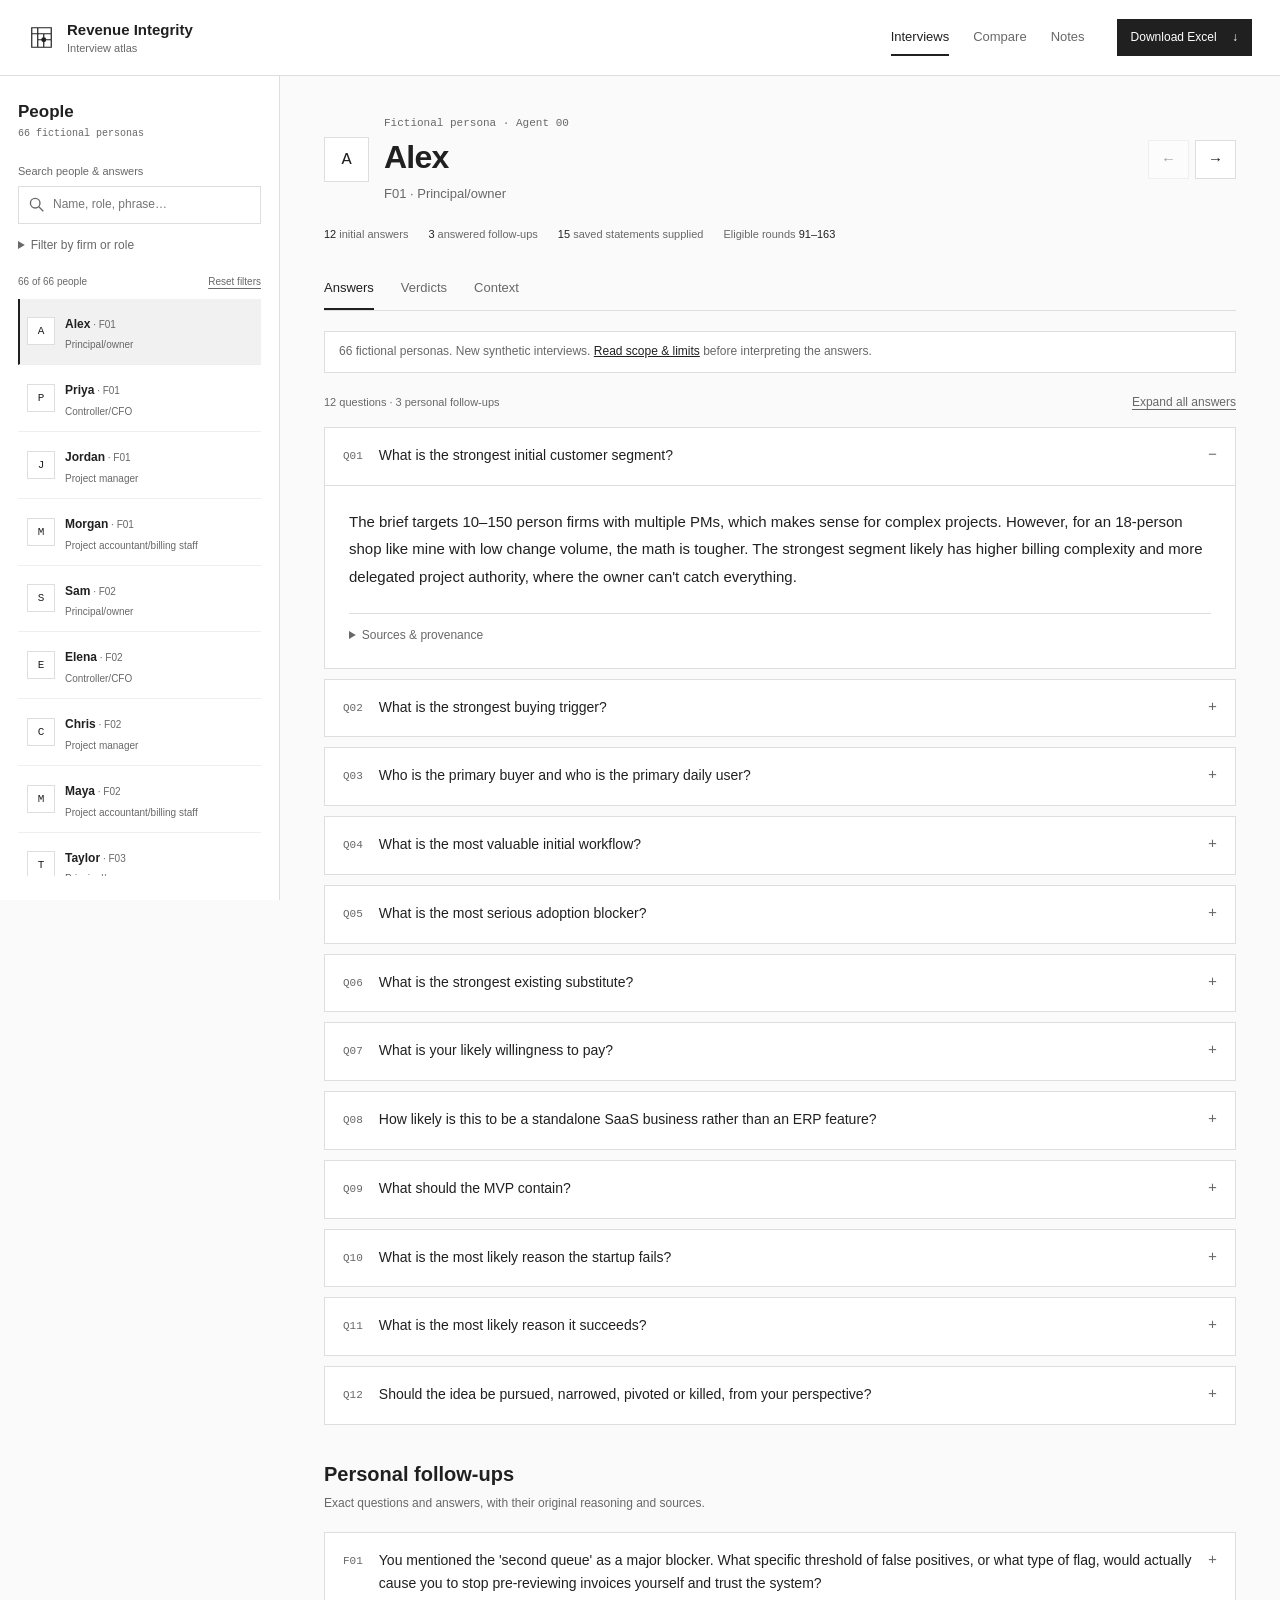
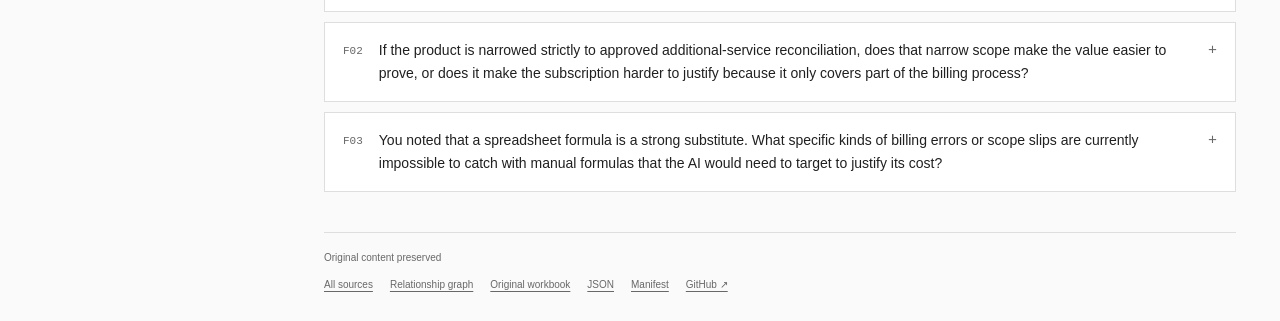
<file: index.html>
<!doctype html>
<html lang="en">
  <head>
    <meta charset="utf-8" />
    <meta name="viewport" content="width=device-width, initial-scale=1" />
    <meta
      name="description"
      content="A searchable reader for 66 fictional Revenue Integrity interviews, with original answers, separate analyst verdicts, evidence, and exact prompts."
    />
    <meta name="color-scheme" content="light" />
    <title>Revenue Integrity · Interview atlas</title>
    <link rel="icon" href="assets/mark.svg" type="image/svg+xml" />
    <link rel="stylesheet" href="styles.css" />
    <script defer src="data/workbook.js"></script>
    <script defer src="app.js"></script>
  </head>
  <body>
    <a class="skip-link" href="#main">Skip to the reader</a>
    <header class="masthead">
      <a
        class="brand"
        href="#agent=0&tab=interview"
        aria-label="Revenue Integrity interview atlas home"
      >
        <svg viewBox="0 0 36 36" width="36" height="36" aria-hidden="true">
          <path
            d="M5 5h26v26H5zM13 5v26M5 13h26M21 13v18M13 21h18"
            fill="none"
            stroke="currentColor"
            stroke-width="1.6"
          />
          <circle cx="21" cy="21" r="3.3" fill="currentColor" />
        </svg>
        <span>Revenue Integrity<small>Interview atlas</small></span>
      </a>
      <nav class="primary-nav" aria-label="Main navigation">
        <a href="#agent=0&tab=interview" data-view="people">Interviews</a>
        <a href="#view=questions&q=Q01" data-view="questions">Compare</a>
        <a href="#view=scope" data-view="scope">Notes</a>
      </nav>
      <a
        class="download"
        href="data/Revenue_Integrity_Interview_Atlas_Visual.xlsx"
        download
        >Download Excel <span aria-hidden="true">↓</span></a
      >
    </header>
    <div class="workspace">
      <aside class="directory" aria-label="Fictional persona directory">
        <div class="directory-heading">
          <h2>People</h2>
          <span class="mono">66 fictional personas</span>
        </div>
        <label class="search-label" for="person-search"
          >Search people & answers</label
        >
        <div class="search-box">
          <svg viewBox="0 0 20 20" width="18" height="18" aria-hidden="true">
            <circle
              cx="8"
              cy="8"
              r="5.3"
              fill="none"
              stroke="currentColor"
              stroke-width="1.5"
            />
            <path
              d="m12 12 5 5"
              stroke="currentColor"
              stroke-width="1.5"
            /></svg
          ><input
            id="person-search"
            type="search"
            placeholder="Name, role, phrase…"
            autocomplete="off"
          />
        </div>
        <details class="filter-disclosure">
          <summary>Filter by firm or role</summary>
          <div class="directory-filters">
            <label
              >Firm<select id="firm-filter" aria-label="Firm">
                <option value="">All firms & external</option>
              </select></label
            >
            <label
              >Role<select id="role-filter" aria-label="Role">
                <option value="">All roles</option>
              </select></label
            >
          </div>
        </details>
        <div class="list-heading">
          <span id="person-count" aria-live="polite">66 people</span
          ><button id="reset-filters" class="text-button" type="button">
            Reset filters
          </button>
        </div>
        <div id="people-list" class="people-list"></div>
      </aside>
      <main id="main" tabindex="-1">
        <div class="loading">Opening the interview archive…</div>
      </main>
    </div>
    <dialog id="source-dialog" aria-labelledby="source-dialog-title">
      <div class="dialog-top">
        <div>
          <span class="eyebrow">Original record</span>
          <h2 id="source-dialog-title"></h2>
        </div>
        <button
          id="close-dialog"
          type="button"
          class="close-button"
          aria-label="Close original record"
        >
          ×
        </button>
      </div>
      <div id="source-dialog-body"></div>
    </dialog>
    <noscript
      ><p class="noscript">
        Enable JavaScript to browse the atlas, or
        <a href="data/Revenue_Integrity_66_Agent_Interviews.xlsx"
          >download the unchanged workbook</a
        >. The complete corpus is also in
        <a href="data/workbook.json">workbook.json</a>.
      </p></noscript
    >
  </body>
</html>
</file>
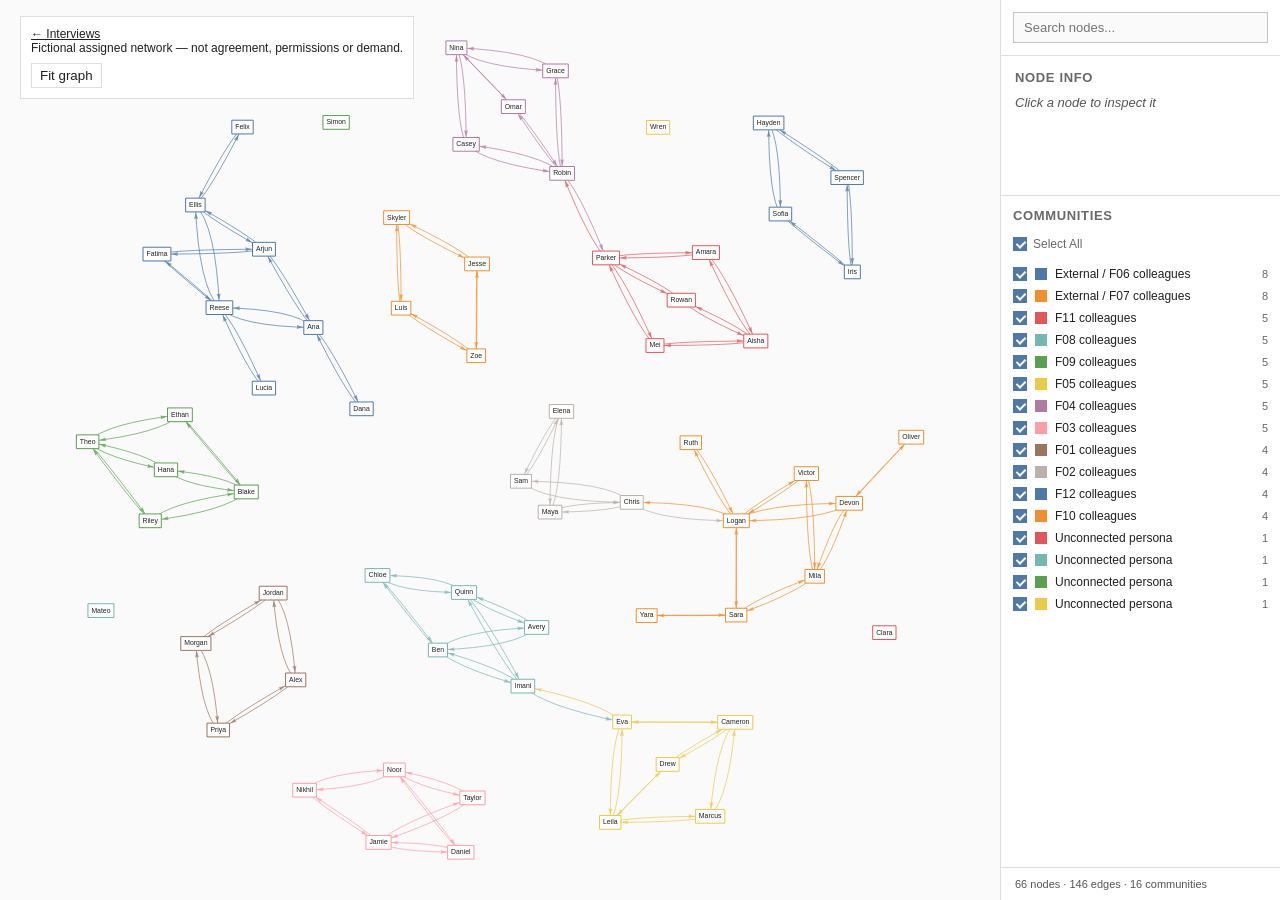
<file: graphify-out/graph.html>
<!doctype html>
<html lang="en">
  <head>
    <meta charset="UTF-8" />
    <meta name="viewport" content="width=device-width, initial-scale=1" />
    <title>Fictional relationships / Revenue Integrity</title>
    <script
      src="vendor/vis-network.min.js"
      integrity="sha384-Ux6phic9PEHJ38YtrijhkzyJ8yQlH8i/+buBR8s3mAZOJrP1gwyvAcIYl3GWtpX1"
      crossorigin="anonymous"
    ></script>
    <style>
      * {
        box-sizing: border-box;
        margin: 0;
        padding: 0;
      }
      body {
        background: #fafafa;
        color: #202020;
        font-family: -apple-system, BlinkMacSystemFont, "Segoe UI", sans-serif;
        display: flex;
        height: 100vh;
        overflow: hidden;
      }
      #graph {
        flex: 1;
      }
      #sidebar {
        width: 280px;
        background: #ffffff;
        border-left: 1px solid #dedede;
        display: flex;
        flex-direction: column;
        overflow: hidden;
      }
      #search-wrap {
        padding: 12px;
        border-bottom: 1px solid #dedede;
      }
      #search {
        width: 100%;
        background: #fafafa;
        border: 1px solid #c5c5c5;
        color: #202020;
        padding: 7px 10px;
        border-radius: 0;
        font-size: 13px;
        outline: none;
      }
      #search:focus {
        border-color: #4e79a7;
      }
      #search-results {
        max-height: 140px;
        overflow-y: auto;
        padding: 4px 12px;
        border-bottom: 1px solid #dedede;
        display: none;
      }
      .search-item {
        padding: 4px 6px;
        cursor: pointer;
        border-radius: 0;
        font-size: 12px;
        white-space: nowrap;
        overflow: hidden;
        text-overflow: ellipsis;
      }
      .search-item:hover {
        background: #dedede;
      }
      #info-panel {
        padding: 14px;
        border-bottom: 1px solid #dedede;
        min-height: 140px;
      }
      #info-panel h3 {
        font-size: 13px;
        color: #686868;
        margin-bottom: 8px;
        text-transform: uppercase;
        letter-spacing: 0.05em;
      }
      #info-content {
        font-size: 13px;
        color: #686868;
        line-height: 1.6;
      }
      #info-content .field {
        margin-bottom: 5px;
      }
      #info-content .field b {
        color: #202020;
      }
      #info-content .empty {
        color: #555;
        font-style: italic;
      }
      .neighbor-link {
        display: block;
        padding: 2px 6px;
        margin: 2px 0;
        border-radius: 0;
        cursor: pointer;
        font-size: 12px;
        white-space: nowrap;
        overflow: hidden;
        text-overflow: ellipsis;
        border-left: 3px solid #333;
      }
      .neighbor-link:hover {
        background: #dedede;
      }
      #neighbors-list {
        max-height: 160px;
        overflow-y: auto;
        margin-top: 4px;
      }
      #legend-wrap {
        flex: 1;
        overflow-y: auto;
        padding: 12px;
      }
      #legend-wrap h3 {
        font-size: 13px;
        color: #686868;
        margin-bottom: 10px;
        text-transform: uppercase;
        letter-spacing: 0.05em;
      }
      .legend-item {
        display: flex;
        align-items: center;
        gap: 8px;
        padding: 4px 0;
        cursor: pointer;
        border-radius: 0;
        font-size: 12px;
      }
      .legend-item:hover {
        background: #dedede;
        padding-left: 4px;
      }
      .legend-item.dimmed {
        opacity: 0.35;
      }
      .legend-dot {
        width: 12px;
        height: 12px;
        border-radius: 0;
        flex-shrink: 0;
      }
      .legend-label {
        flex: 1;
        overflow: hidden;
        text-overflow: ellipsis;
        white-space: nowrap;
      }
      .legend-count {
        color: #666;
        font-size: 11px;
      }
      #stats {
        padding: 10px 14px;
        border-top: 1px solid #dedede;
        font-size: 11px;
        color: #555;
      }
      #legend-controls {
        display: flex;
        align-items: center;
        gap: 8px;
        margin-bottom: 8px;
        padding: 4px 0;
      }
      #legend-controls label {
        display: flex;
        align-items: center;
        gap: 6px;
        cursor: pointer;
        font-size: 12px;
        color: #686868;
        user-select: none;
      }
      #legend-controls label:hover {
        color: #202020;
      }
      .legend-cb,
      #select-all-cb {
        appearance: none;
        -webkit-appearance: none;
        width: 14px;
        height: 14px;
        border: 1.5px solid #c5c5c5;
        border-radius: 0;
        background: #fafafa;
        cursor: pointer;
        position: relative;
        flex-shrink: 0;
      }
      .legend-cb:checked,
      #select-all-cb:checked {
        background: #4e79a7;
        border-color: #4e79a7;
      }
      .legend-cb:checked::after,
      #select-all-cb:checked::after {
        content: "";
        position: absolute;
        left: 3.5px;
        top: 1px;
        width: 4px;
        height: 7px;
        border: solid #fff;
        border-width: 0 2px 2px 0;
        transform: rotate(45deg);
      }
      #select-all-cb:indeterminate {
        background: #4e79a7;
        border-color: #4e79a7;
      }
      #select-all-cb:indeterminate::after {
        content: "";
        position: absolute;
        left: 2px;
        top: 5px;
        width: 8px;
        height: 2px;
        background: #fff;
        border: none;
        transform: none;
      }

      #graph {
        min-width: 0;
      }
      #graph-note {
        position: absolute;
        top: 16px;
        left: 20px;
        font:
          12px Segoe UI,
          Arial,
          sans-serif;
        max-width: calc(100% - 330px);
        background: white;
        padding: 10px;
        border: 1px solid #dedede;
        z-index: 2;
      }
      #fit-graph {
        display: block;
        background: white;
        border: 1px solid #dedede;
        padding: 4px 8px;
        color: #202020;
        cursor: pointer;
        margin-top: 8px;
      }
      @media (max-width: 700px) {
        body {
          flex-direction: column;
        }
        #graph {
          height: 52vh;
          min-height: 0;
          max-height: 52vh;
          flex: 0 0 52vh;
          overflow: hidden;
        }
        #sidebar {
          width: 100%;
          flex: 1;
          min-height: 0;
          border-left: 0;
          border-top: 1px solid #dedede;
        }
        #graph-note {
          top: 10px;
          left: 10px;
          max-width: calc(100% - 20px);
        }
        #info-panel {
          min-height: auto;
        }
        #legend-wrap {
          min-height: 90px;
        }
      }
    </style>
  </head>
  <body>
    <div id="graph"></div>
    <div id="graph-note">
      <a href="../index.html" style="color: #202020">← Interviews</a
      ><br />Fictional assigned network — not agreement, permissions or
      demand.<button id="fit-graph" type="button">Fit graph</button>
    </div>
    <div id="sidebar">
      <div id="search-wrap">
        <input
          id="search"
          type="text"
          placeholder="Search nodes..."
          autocomplete="off"
        />
        <div id="search-results"></div>
      </div>
      <div id="info-panel">
        <h3>Node Info</h3>
        <div id="info-content">
          <span class="empty">Click a node to inspect it</span>
        </div>
      </div>
      <div id="legend-wrap">
        <h3>Communities</h3>
        <div id="legend-controls">
          <label
            ><input
              type="checkbox"
              id="select-all-cb"
              checked
              onchange="toggleAllCommunities(!this.checked)"
            />Select All</label
          >
        </div>
        <div id="legend"></div>
      </div>
      <div id="stats">66 nodes &middot; 146 edges &middot; 16 communities</div>
    </div>
    <script>
      const RAW_NODES = [
        {
          id: "relationships_alex_f01_principal_owner",
          label: "Alex (F01 \u00b7 Principal/owner)",
          color: {
            background: "#9C755F",
            border: "#9C755F",
            highlight: { background: "#ffffff", border: "#9C755F" },
          },
          size: 22.0,
          font: { size: 12, color: "#ffffff" },
          title: "Alex (F01 \u00b7 Principal/owner)",
          community: 8,
          community_name: "F01 colleagues",
          source_file: "relationships.md",
          file_type: "document",
          degree: 4,
        },
        {
          id: "relationships_priya_f01_controller_cfo",
          label: "Priya (F01 \u00b7 Controller/CFO)",
          color: {
            background: "#9C755F",
            border: "#9C755F",
            highlight: { background: "#ffffff", border: "#9C755F" },
          },
          size: 22.0,
          font: { size: 12, color: "#ffffff" },
          title: "Priya (F01 \u00b7 Controller/CFO)",
          community: 8,
          community_name: "F01 colleagues",
          source_file: "relationships.md",
          file_type: "document",
          degree: 4,
        },
        {
          id: "relationships_jordan_f01_project_manager",
          label: "Jordan (F01 \u00b7 Project manager)",
          color: {
            background: "#9C755F",
            border: "#9C755F",
            highlight: { background: "#ffffff", border: "#9C755F" },
          },
          size: 22.0,
          font: { size: 12, color: "#ffffff" },
          title: "Jordan (F01 \u00b7 Project manager)",
          community: 8,
          community_name: "F01 colleagues",
          source_file: "relationships.md",
          file_type: "document",
          degree: 4,
        },
        {
          id: "relationships_morgan_f01_project_accountant_billing_staff",
          label: "Morgan (F01 \u00b7 Project accountant/billing staff)",
          color: {
            background: "#9C755F",
            border: "#9C755F",
            highlight: { background: "#ffffff", border: "#9C755F" },
          },
          size: 22.0,
          font: { size: 12, color: "#ffffff" },
          title: "Morgan (F01 \u00b7 Project accountant/billing staff)",
          community: 8,
          community_name: "F01 colleagues",
          source_file: "relationships.md",
          file_type: "document",
          degree: 4,
        },
        {
          id: "relationships_sam_f02_principal_owner",
          label: "Sam (F02 \u00b7 Principal/owner)",
          color: {
            background: "#BAB0AC",
            border: "#BAB0AC",
            highlight: { background: "#ffffff", border: "#BAB0AC" },
          },
          size: 22.0,
          font: { size: 12, color: "#ffffff" },
          title: "Sam (F02 \u00b7 Principal/owner)",
          community: 9,
          community_name: "F02 colleagues",
          source_file: "relationships.md",
          file_type: "document",
          degree: 4,
        },
        {
          id: "relationships_elena_f02_controller_cfo",
          label: "Elena (F02 \u00b7 Controller/CFO)",
          color: {
            background: "#BAB0AC",
            border: "#BAB0AC",
            highlight: { background: "#ffffff", border: "#BAB0AC" },
          },
          size: 22.0,
          font: { size: 12, color: "#ffffff" },
          title: "Elena (F02 \u00b7 Controller/CFO)",
          community: 9,
          community_name: "F02 colleagues",
          source_file: "relationships.md",
          file_type: "document",
          degree: 4,
        },
        {
          id: "relationships_chris_f02_project_manager",
          label: "Chris (F02 \u00b7 Project manager)",
          color: {
            background: "#BAB0AC",
            border: "#BAB0AC",
            highlight: { background: "#ffffff", border: "#BAB0AC" },
          },
          size: 28.0,
          font: { size: 12, color: "#ffffff" },
          title: "Chris (F02 \u00b7 Project manager)",
          community: 9,
          community_name: "F02 colleagues",
          source_file: "relationships.md",
          file_type: "document",
          degree: 6,
        },
        {
          id: "relationships_maya_f02_project_accountant_billing_staff",
          label: "Maya (F02 \u00b7 Project accountant/billing staff)",
          color: {
            background: "#BAB0AC",
            border: "#BAB0AC",
            highlight: { background: "#ffffff", border: "#BAB0AC" },
          },
          size: 22.0,
          font: { size: 12, color: "#ffffff" },
          title: "Maya (F02 \u00b7 Project accountant/billing staff)",
          community: 9,
          community_name: "F02 colleagues",
          source_file: "relationships.md",
          file_type: "document",
          degree: 4,
        },
        {
          id: "relationships_taylor_f03_principal_owner",
          label: "Taylor (F03 \u00b7 Principal/owner)",
          color: {
            background: "#FF9DA7",
            border: "#FF9DA7",
            highlight: { background: "#ffffff", border: "#FF9DA7" },
          },
          size: 22.0,
          font: { size: 12, color: "#ffffff" },
          title: "Taylor (F03 \u00b7 Principal/owner)",
          community: 7,
          community_name: "F03 colleagues",
          source_file: "relationships.md",
          file_type: "document",
          degree: 4,
        },
        {
          id: "relationships_noor_f03_controller_cfo",
          label: "Noor (F03 \u00b7 Controller/CFO)",
          color: {
            background: "#FF9DA7",
            border: "#FF9DA7",
            highlight: { background: "#ffffff", border: "#FF9DA7" },
          },
          size: 28.0,
          font: { size: 12, color: "#ffffff" },
          title: "Noor (F03 \u00b7 Controller/CFO)",
          community: 7,
          community_name: "F03 colleagues",
          source_file: "relationships.md",
          file_type: "document",
          degree: 6,
        },
        {
          id: "relationships_jamie_f03_project_manager",
          label: "Jamie (F03 \u00b7 Project manager)",
          color: {
            background: "#FF9DA7",
            border: "#FF9DA7",
            highlight: { background: "#ffffff", border: "#FF9DA7" },
          },
          size: 28.0,
          font: { size: 12, color: "#ffffff" },
          title: "Jamie (F03 \u00b7 Project manager)",
          community: 7,
          community_name: "F03 colleagues",
          source_file: "relationships.md",
          file_type: "document",
          degree: 6,
        },
        {
          id: "relationships_daniel_f03_project_accountant_billing_staff",
          label: "Daniel (F03 \u00b7 Project accountant/billing staff)",
          color: {
            background: "#FF9DA7",
            border: "#FF9DA7",
            highlight: { background: "#ffffff", border: "#FF9DA7" },
          },
          size: 22.0,
          font: { size: 12, color: "#ffffff" },
          title: "Daniel (F03 \u00b7 Project accountant/billing staff)",
          community: 7,
          community_name: "F03 colleagues",
          source_file: "relationships.md",
          file_type: "document",
          degree: 4,
        },
        {
          id: "relationships_casey_f04_principal_owner",
          label: "Casey (F04 \u00b7 Principal/owner)",
          color: {
            background: "#B07AA1",
            border: "#B07AA1",
            highlight: { background: "#ffffff", border: "#B07AA1" },
          },
          size: 22.0,
          font: { size: 12, color: "#ffffff" },
          title: "Casey (F04 \u00b7 Principal/owner)",
          community: 6,
          community_name: "F04 colleagues",
          source_file: "relationships.md",
          file_type: "document",
          degree: 4,
        },
        {
          id: "relationships_nina_f04_controller_cfo",
          label: "Nina (F04 \u00b7 Controller/CFO)",
          color: {
            background: "#B07AA1",
            border: "#B07AA1",
            highlight: { background: "#ffffff", border: "#B07AA1" },
          },
          size: 28.0,
          font: { size: 12, color: "#ffffff" },
          title: "Nina (F04 \u00b7 Controller/CFO)",
          community: 6,
          community_name: "F04 colleagues",
          source_file: "relationships.md",
          file_type: "document",
          degree: 6,
        },
        {
          id: "relationships_robin_f04_project_manager",
          label: "Robin (F04 \u00b7 Project manager)",
          color: {
            background: "#B07AA1",
            border: "#B07AA1",
            highlight: { background: "#ffffff", border: "#B07AA1" },
          },
          size: 34.0,
          font: { size: 12, color: "#ffffff" },
          title: "Robin (F04 \u00b7 Project manager)",
          community: 6,
          community_name: "F04 colleagues",
          source_file: "relationships.md",
          file_type: "document",
          degree: 8,
        },
        {
          id: "relationships_omar_f04_project_accountant_billing_staff",
          label: "Omar (F04 \u00b7 Project accountant/billing staff)",
          color: {
            background: "#B07AA1",
            border: "#B07AA1",
            highlight: { background: "#ffffff", border: "#B07AA1" },
          },
          size: 22.0,
          font: { size: 12, color: "#ffffff" },
          title: "Omar (F04 \u00b7 Project accountant/billing staff)",
          community: 6,
          community_name: "F04 colleagues",
          source_file: "relationships.md",
          file_type: "document",
          degree: 4,
        },
        {
          id: "relationships_drew_f05_principal_owner",
          label: "Drew (F05 \u00b7 Principal/owner)",
          color: {
            background: "#EDC948",
            border: "#EDC948",
            highlight: { background: "#ffffff", border: "#EDC948" },
          },
          size: 22.0,
          font: { size: 12, color: "#ffffff" },
          title: "Drew (F05 \u00b7 Principal/owner)",
          community: 5,
          community_name: "F05 colleagues",
          source_file: "relationships.md",
          file_type: "document",
          degree: 4,
        },
        {
          id: "relationships_leila_f05_controller_cfo",
          label: "Leila (F05 \u00b7 Controller/CFO)",
          color: {
            background: "#EDC948",
            border: "#EDC948",
            highlight: { background: "#ffffff", border: "#EDC948" },
          },
          size: 28.0,
          font: { size: 12, color: "#ffffff" },
          title: "Leila (F05 \u00b7 Controller/CFO)",
          community: 5,
          community_name: "F05 colleagues",
          source_file: "relationships.md",
          file_type: "document",
          degree: 6,
        },
        {
          id: "relationships_cameron_f05_project_manager",
          label: "Cameron (F05 \u00b7 Project manager)",
          color: {
            background: "#EDC948",
            border: "#EDC948",
            highlight: { background: "#ffffff", border: "#EDC948" },
          },
          size: 28.0,
          font: { size: 12, color: "#ffffff" },
          title: "Cameron (F05 \u00b7 Project manager)",
          community: 5,
          community_name: "F05 colleagues",
          source_file: "relationships.md",
          file_type: "document",
          degree: 6,
        },
        {
          id: "relationships_eva_f05_project_accountant_billing_staff",
          label: "Eva (F05 \u00b7 Project accountant/billing staff)",
          color: {
            background: "#EDC948",
            border: "#EDC948",
            highlight: { background: "#ffffff", border: "#EDC948" },
          },
          size: 28.0,
          font: { size: 12, color: "#ffffff" },
          title: "Eva (F05 \u00b7 Project accountant/billing staff)",
          community: 5,
          community_name: "F05 colleagues",
          source_file: "relationships.md",
          file_type: "document",
          degree: 6,
        },
        {
          id: "relationships_ellis_f06_principal_owner",
          label: "Ellis (F06 \u00b7 Principal/owner)",
          color: {
            background: "#4E79A7",
            border: "#4E79A7",
            highlight: { background: "#ffffff", border: "#4E79A7" },
          },
          size: 28.0,
          font: { size: 12, color: "#ffffff" },
          title: "Ellis (F06 \u00b7 Principal/owner)",
          community: 0,
          community_name: "External / F06 colleagues",
          source_file: "relationships.md",
          file_type: "document",
          degree: 6,
        },
        {
          id: "relationships_arjun_f06_controller_cfo",
          label: "Arjun (F06 \u00b7 Controller/CFO)",
          color: {
            background: "#4E79A7",
            border: "#4E79A7",
            highlight: { background: "#ffffff", border: "#4E79A7" },
          },
          size: 28.0,
          font: { size: 12, color: "#ffffff" },
          title: "Arjun (F06 \u00b7 Controller/CFO)",
          community: 0,
          community_name: "External / F06 colleagues",
          source_file: "relationships.md",
          file_type: "document",
          degree: 6,
        },
        {
          id: "relationships_reese_f06_project_manager",
          label: "Reese (F06 \u00b7 Project manager)",
          color: {
            background: "#4E79A7",
            border: "#4E79A7",
            highlight: { background: "#ffffff", border: "#4E79A7" },
          },
          size: 34.0,
          font: { size: 12, color: "#ffffff" },
          title: "Reese (F06 \u00b7 Project manager)",
          community: 0,
          community_name: "External / F06 colleagues",
          source_file: "relationships.md",
          file_type: "document",
          degree: 8,
        },
        {
          id: "relationships_ana_f06_project_accountant_billing_staff",
          label: "Ana (F06 \u00b7 Project accountant/billing staff)",
          color: {
            background: "#4E79A7",
            border: "#4E79A7",
            highlight: { background: "#ffffff", border: "#4E79A7" },
          },
          size: 28.0,
          font: { size: 12, color: "#ffffff" },
          title: "Ana (F06 \u00b7 Project accountant/billing staff)",
          community: 0,
          community_name: "External / F06 colleagues",
          source_file: "relationships.md",
          file_type: "document",
          degree: 6,
        },
        {
          id: "relationships_devon_f07_principal_owner",
          label: "Devon (F07 \u00b7 Principal/owner)",
          color: {
            background: "#F28E2B",
            border: "#F28E2B",
            highlight: { background: "#ffffff", border: "#F28E2B" },
          },
          size: 28.0,
          font: { size: 12, color: "#ffffff" },
          title: "Devon (F07 \u00b7 Principal/owner)",
          community: 1,
          community_name: "External / F07 colleagues",
          source_file: "relationships.md",
          file_type: "document",
          degree: 6,
        },
        {
          id: "relationships_mila_f07_controller_cfo",
          label: "Mila (F07 \u00b7 Controller/CFO)",
          color: {
            background: "#F28E2B",
            border: "#F28E2B",
            highlight: { background: "#ffffff", border: "#F28E2B" },
          },
          size: 28.0,
          font: { size: 12, color: "#ffffff" },
          title: "Mila (F07 \u00b7 Controller/CFO)",
          community: 1,
          community_name: "External / F07 colleagues",
          source_file: "relationships.md",
          file_type: "document",
          degree: 6,
        },
        {
          id: "relationships_logan_f07_project_manager",
          label: "Logan (F07 \u00b7 Project manager)",
          color: {
            background: "#F28E2B",
            border: "#F28E2B",
            highlight: { background: "#ffffff", border: "#F28E2B" },
          },
          size: 40.0,
          font: { size: 12, color: "#ffffff" },
          title: "Logan (F07 \u00b7 Project manager)",
          community: 1,
          community_name: "External / F07 colleagues",
          source_file: "relationships.md",
          file_type: "document",
          degree: 10,
        },
        {
          id: "relationships_sara_f07_project_accountant_billing_staff",
          label: "Sara (F07 \u00b7 Project accountant/billing staff)",
          color: {
            background: "#F28E2B",
            border: "#F28E2B",
            highlight: { background: "#ffffff", border: "#F28E2B" },
          },
          size: 28.0,
          font: { size: 12, color: "#ffffff" },
          title: "Sara (F07 \u00b7 Project accountant/billing staff)",
          community: 1,
          community_name: "External / F07 colleagues",
          source_file: "relationships.md",
          file_type: "document",
          degree: 6,
        },
        {
          id: "relationships_avery_f08_principal_owner",
          label: "Avery (F08 \u00b7 Principal/owner)",
          color: {
            background: "#76B7B2",
            border: "#76B7B2",
            highlight: { background: "#ffffff", border: "#76B7B2" },
          },
          size: 22.0,
          font: { size: 12, color: "#ffffff" },
          title: "Avery (F08 \u00b7 Principal/owner)",
          community: 3,
          community_name: "F08 colleagues",
          source_file: "relationships.md",
          file_type: "document",
          degree: 4,
        },
        {
          id: "relationships_ben_f08_controller_cfo",
          label: "Ben (F08 \u00b7 Controller/CFO)",
          color: {
            background: "#76B7B2",
            border: "#76B7B2",
            highlight: { background: "#ffffff", border: "#76B7B2" },
          },
          size: 28.0,
          font: { size: 12, color: "#ffffff" },
          title: "Ben (F08 \u00b7 Controller/CFO)",
          community: 3,
          community_name: "F08 colleagues",
          source_file: "relationships.md",
          file_type: "document",
          degree: 6,
        },
        {
          id: "relationships_quinn_f08_project_manager",
          label: "Quinn (F08 \u00b7 Project manager)",
          color: {
            background: "#76B7B2",
            border: "#76B7B2",
            highlight: { background: "#ffffff", border: "#76B7B2" },
          },
          size: 28.0,
          font: { size: 12, color: "#ffffff" },
          title: "Quinn (F08 \u00b7 Project manager)",
          community: 3,
          community_name: "F08 colleagues",
          source_file: "relationships.md",
          file_type: "document",
          degree: 6,
        },
        {
          id: "relationships_imani_f08_project_accountant_billing_staff",
          label: "Imani (F08 \u00b7 Project accountant/billing staff)",
          color: {
            background: "#76B7B2",
            border: "#76B7B2",
            highlight: { background: "#ffffff", border: "#76B7B2" },
          },
          size: 28.0,
          font: { size: 12, color: "#ffffff" },
          title: "Imani (F08 \u00b7 Project accountant/billing staff)",
          community: 3,
          community_name: "F08 colleagues",
          source_file: "relationships.md",
          file_type: "document",
          degree: 6,
        },
        {
          id: "relationships_riley_f09_principal_owner",
          label: "Riley (F09 \u00b7 Principal/owner)",
          color: {
            background: "#59A14F",
            border: "#59A14F",
            highlight: { background: "#ffffff", border: "#59A14F" },
          },
          size: 22.0,
          font: { size: 12, color: "#ffffff" },
          title: "Riley (F09 \u00b7 Principal/owner)",
          community: 4,
          community_name: "F09 colleagues",
          source_file: "relationships.md",
          file_type: "document",
          degree: 4,
        },
        {
          id: "relationships_theo_f09_controller_cfo",
          label: "Theo (F09 \u00b7 Controller/CFO)",
          color: {
            background: "#59A14F",
            border: "#59A14F",
            highlight: { background: "#ffffff", border: "#59A14F" },
          },
          size: 28.0,
          font: { size: 12, color: "#ffffff" },
          title: "Theo (F09 \u00b7 Controller/CFO)",
          community: 4,
          community_name: "F09 colleagues",
          source_file: "relationships.md",
          file_type: "document",
          degree: 6,
        },
        {
          id: "relationships_blake_f09_project_manager",
          label: "Blake (F09 \u00b7 Project manager)",
          color: {
            background: "#59A14F",
            border: "#59A14F",
            highlight: { background: "#ffffff", border: "#59A14F" },
          },
          size: 28.0,
          font: { size: 12, color: "#ffffff" },
          title: "Blake (F09 \u00b7 Project manager)",
          community: 4,
          community_name: "F09 colleagues",
          source_file: "relationships.md",
          file_type: "document",
          degree: 6,
        },
        {
          id: "relationships_hana_f09_project_accountant_billing_staff",
          label: "Hana (F09 \u00b7 Project accountant/billing staff)",
          color: {
            background: "#59A14F",
            border: "#59A14F",
            highlight: { background: "#ffffff", border: "#59A14F" },
          },
          size: 22.0,
          font: { size: 12, color: "#ffffff" },
          title: "Hana (F09 \u00b7 Project accountant/billing staff)",
          community: 4,
          community_name: "F09 colleagues",
          source_file: "relationships.md",
          file_type: "document",
          degree: 4,
        },
        {
          id: "relationships_jesse_f10_principal_owner",
          label: "Jesse (F10 \u00b7 Principal/owner)",
          color: {
            background: "#F28E2B",
            border: "#F28E2B",
            highlight: { background: "#ffffff", border: "#F28E2B" },
          },
          size: 22.0,
          font: { size: 12, color: "#ffffff" },
          title: "Jesse (F10 \u00b7 Principal/owner)",
          community: 11,
          community_name: "F10 colleagues",
          source_file: "relationships.md",
          file_type: "document",
          degree: 4,
        },
        {
          id: "relationships_zoe_f10_controller_cfo",
          label: "Zoe (F10 \u00b7 Controller/CFO)",
          color: {
            background: "#F28E2B",
            border: "#F28E2B",
            highlight: { background: "#ffffff", border: "#F28E2B" },
          },
          size: 22.0,
          font: { size: 12, color: "#ffffff" },
          title: "Zoe (F10 \u00b7 Controller/CFO)",
          community: 11,
          community_name: "F10 colleagues",
          source_file: "relationships.md",
          file_type: "document",
          degree: 4,
        },
        {
          id: "relationships_skyler_f10_project_manager",
          label: "Skyler (F10 \u00b7 Project manager)",
          color: {
            background: "#F28E2B",
            border: "#F28E2B",
            highlight: { background: "#ffffff", border: "#F28E2B" },
          },
          size: 22.0,
          font: { size: 12, color: "#ffffff" },
          title: "Skyler (F10 \u00b7 Project manager)",
          community: 11,
          community_name: "F10 colleagues",
          source_file: "relationships.md",
          file_type: "document",
          degree: 4,
        },
        {
          id: "relationships_luis_f10_project_accountant_billing_staff",
          label: "Luis (F10 \u00b7 Project accountant/billing staff)",
          color: {
            background: "#F28E2B",
            border: "#F28E2B",
            highlight: { background: "#ffffff", border: "#F28E2B" },
          },
          size: 22.0,
          font: { size: 12, color: "#ffffff" },
          title: "Luis (F10 \u00b7 Project accountant/billing staff)",
          community: 11,
          community_name: "F10 colleagues",
          source_file: "relationships.md",
          file_type: "document",
          degree: 4,
        },
        {
          id: "relationships_rowan_f11_principal_owner",
          label: "Rowan (F11 \u00b7 Principal/owner)",
          color: {
            background: "#E15759",
            border: "#E15759",
            highlight: { background: "#ffffff", border: "#E15759" },
          },
          size: 22.0,
          font: { size: 12, color: "#ffffff" },
          title: "Rowan (F11 \u00b7 Principal/owner)",
          community: 2,
          community_name: "F11 colleagues",
          source_file: "relationships.md",
          file_type: "document",
          degree: 4,
        },
        {
          id: "relationships_aisha_f11_controller_cfo",
          label: "Aisha (F11 \u00b7 Controller/CFO)",
          color: {
            background: "#E15759",
            border: "#E15759",
            highlight: { background: "#ffffff", border: "#E15759" },
          },
          size: 28.0,
          font: { size: 12, color: "#ffffff" },
          title: "Aisha (F11 \u00b7 Controller/CFO)",
          community: 2,
          community_name: "F11 colleagues",
          source_file: "relationships.md",
          file_type: "document",
          degree: 6,
        },
        {
          id: "relationships_parker_f11_project_manager",
          label: "Parker (F11 \u00b7 Project manager)",
          color: {
            background: "#E15759",
            border: "#E15759",
            highlight: { background: "#ffffff", border: "#E15759" },
          },
          size: 34.0,
          font: { size: 12, color: "#ffffff" },
          title: "Parker (F11 \u00b7 Project manager)",
          community: 2,
          community_name: "F11 colleagues",
          source_file: "relationships.md",
          file_type: "document",
          degree: 8,
        },
        {
          id: "relationships_mei_f11_project_accountant_billing_staff",
          label: "Mei (F11 \u00b7 Project accountant/billing staff)",
          color: {
            background: "#E15759",
            border: "#E15759",
            highlight: { background: "#ffffff", border: "#E15759" },
          },
          size: 22.0,
          font: { size: 12, color: "#ffffff" },
          title: "Mei (F11 \u00b7 Project accountant/billing staff)",
          community: 2,
          community_name: "F11 colleagues",
          source_file: "relationships.md",
          file_type: "document",
          degree: 4,
        },
        {
          id: "relationships_spencer_f12_principal_owner",
          label: "Spencer (F12 \u00b7 Principal/owner)",
          color: {
            background: "#4E79A7",
            border: "#4E79A7",
            highlight: { background: "#ffffff", border: "#4E79A7" },
          },
          size: 22.0,
          font: { size: 12, color: "#ffffff" },
          title: "Spencer (F12 \u00b7 Principal/owner)",
          community: 10,
          community_name: "F12 colleagues",
          source_file: "relationships.md",
          file_type: "document",
          degree: 4,
        },
        {
          id: "relationships_iris_f12_controller_cfo",
          label: "Iris (F12 \u00b7 Controller/CFO)",
          color: {
            background: "#4E79A7",
            border: "#4E79A7",
            highlight: { background: "#ffffff", border: "#4E79A7" },
          },
          size: 22.0,
          font: { size: 12, color: "#ffffff" },
          title: "Iris (F12 \u00b7 Controller/CFO)",
          community: 10,
          community_name: "F12 colleagues",
          source_file: "relationships.md",
          file_type: "document",
          degree: 4,
        },
        {
          id: "relationships_hayden_f12_project_manager",
          label: "Hayden (F12 \u00b7 Project manager)",
          color: {
            background: "#4E79A7",
            border: "#4E79A7",
            highlight: { background: "#ffffff", border: "#4E79A7" },
          },
          size: 22.0,
          font: { size: 12, color: "#ffffff" },
          title: "Hayden (F12 \u00b7 Project manager)",
          community: 10,
          community_name: "F12 colleagues",
          source_file: "relationships.md",
          file_type: "document",
          degree: 4,
        },
        {
          id: "relationships_sofia_f12_project_accountant_billing_staff",
          label: "Sofia (F12 \u00b7 Project accountant/billing staff)",
          color: {
            background: "#4E79A7",
            border: "#4E79A7",
            highlight: { background: "#ffffff", border: "#4E79A7" },
          },
          size: 22.0,
          font: { size: 12, color: "#ffffff" },
          title: "Sofia (F12 \u00b7 Project accountant/billing staff)",
          community: 10,
          community_name: "F12 colleagues",
          source_file: "relationships.md",
          file_type: "document",
          degree: 4,
        },
        {
          id: "relationships_nikhil_f03_technical_architect_engineer",
          label: "Nikhil (F03 \u00b7 Technical architect/engineer)",
          color: {
            background: "#FF9DA7",
            border: "#FF9DA7",
            highlight: { background: "#ffffff", border: "#FF9DA7" },
          },
          size: 22.0,
          font: { size: 12, color: "#ffffff" },
          title: "Nikhil (F03 \u00b7 Technical architect/engineer)",
          community: 7,
          community_name: "F03 colleagues",
          source_file: "relationships.md",
          file_type: "document",
          degree: 4,
        },
        {
          id: "relationships_grace_f04_operations_it_leader",
          label: "Grace (F04 \u00b7 Operations/IT leader)",
          color: {
            background: "#B07AA1",
            border: "#B07AA1",
            highlight: { background: "#ffffff", border: "#B07AA1" },
          },
          size: 22.0,
          font: { size: 12, color: "#ffffff" },
          title: "Grace (F04 \u00b7 Operations/IT leader)",
          community: 6,
          community_name: "F04 colleagues",
          source_file: "relationships.md",
          file_type: "document",
          degree: 4,
        },
        {
          id: "relationships_marcus_f05_technical_architect_engineer",
          label: "Marcus (F05 \u00b7 Technical architect/engineer)",
          color: {
            background: "#EDC948",
            border: "#EDC948",
            highlight: { background: "#ffffff", border: "#EDC948" },
          },
          size: 22.0,
          font: { size: 12, color: "#ffffff" },
          title: "Marcus (F05 \u00b7 Technical architect/engineer)",
          community: 5,
          community_name: "F05 colleagues",
          source_file: "relationships.md",
          file_type: "document",
          degree: 4,
        },
        {
          id: "relationships_fatima_f06_operations_it_leader",
          label: "Fatima (F06 \u00b7 Operations/IT leader)",
          color: {
            background: "#4E79A7",
            border: "#4E79A7",
            highlight: { background: "#ffffff", border: "#4E79A7" },
          },
          size: 22.0,
          font: { size: 12, color: "#ffffff" },
          title: "Fatima (F06 \u00b7 Operations/IT leader)",
          community: 0,
          community_name: "External / F06 colleagues",
          source_file: "relationships.md",
          file_type: "document",
          degree: 4,
        },
        {
          id: "relationships_victor_f07_technical_architect_engineer",
          label: "Victor (F07 \u00b7 Technical architect/engineer)",
          color: {
            background: "#F28E2B",
            border: "#F28E2B",
            highlight: { background: "#ffffff", border: "#F28E2B" },
          },
          size: 22.0,
          font: { size: 12, color: "#ffffff" },
          title: "Victor (F07 \u00b7 Technical architect/engineer)",
          community: 1,
          community_name: "External / F07 colleagues",
          source_file: "relationships.md",
          file_type: "document",
          degree: 4,
        },
        {
          id: "relationships_chloe_f08_operations_it_leader",
          label: "Chloe (F08 \u00b7 Operations/IT leader)",
          color: {
            background: "#76B7B2",
            border: "#76B7B2",
            highlight: { background: "#ffffff", border: "#76B7B2" },
          },
          size: 22.0,
          font: { size: 12, color: "#ffffff" },
          title: "Chloe (F08 \u00b7 Operations/IT leader)",
          community: 3,
          community_name: "F08 colleagues",
          source_file: "relationships.md",
          file_type: "document",
          degree: 4,
        },
        {
          id: "relationships_ethan_f09_technical_architect_engineer",
          label: "Ethan (F09 \u00b7 Technical architect/engineer)",
          color: {
            background: "#59A14F",
            border: "#59A14F",
            highlight: { background: "#ffffff", border: "#59A14F" },
          },
          size: 22.0,
          font: { size: 12, color: "#ffffff" },
          title: "Ethan (F09 \u00b7 Technical architect/engineer)",
          community: 4,
          community_name: "F09 colleagues",
          source_file: "relationships.md",
          file_type: "document",
          degree: 4,
        },
        {
          id: "relationships_amara_f11_operations_it_leader",
          label: "Amara (F11 \u00b7 Operations/IT leader)",
          color: {
            background: "#E15759",
            border: "#E15759",
            highlight: { background: "#ffffff", border: "#E15759" },
          },
          size: 22.0,
          font: { size: 12, color: "#ffffff" },
          title: "Amara (F11 \u00b7 Operations/IT leader)",
          community: 2,
          community_name: "F11 colleagues",
          source_file: "relationships.md",
          file_type: "document",
          degree: 4,
        },
        {
          id: "relationships_lucia_external_client_side_project_manager",
          label: "Lucia (external \u00b7 Client-side project manager)",
          color: {
            background: "#4E79A7",
            border: "#4E79A7",
            highlight: { background: "#ffffff", border: "#4E79A7" },
          },
          size: 16.0,
          font: { size: 12, color: "#ffffff" },
          title: "Lucia (external \u00b7 Client-side project manager)",
          community: 0,
          community_name: "External / F06 colleagues",
          source_file: "relationships.md",
          file_type: "document",
          degree: 2,
        },
        {
          id: "relationships_felix_external_client_procurement",
          label: "Felix (external \u00b7 Client procurement)",
          color: {
            background: "#4E79A7",
            border: "#4E79A7",
            highlight: { background: "#ffffff", border: "#4E79A7" },
          },
          size: 16.0,
          font: { size: 12, color: "#ffffff" },
          title: "Felix (external \u00b7 Client procurement)",
          community: 0,
          community_name: "External / F06 colleagues",
          source_file: "relationships.md",
          file_type: "document",
          degree: 2,
        },
        {
          id: "relationships_dana_external_client_accounts_payable",
          label: "Dana (external \u00b7 Client accounts payable)",
          color: {
            background: "#4E79A7",
            border: "#4E79A7",
            highlight: { background: "#ffffff", border: "#4E79A7" },
          },
          size: 16.0,
          font: { size: 12, color: "#ffffff" },
          title: "Dana (external \u00b7 Client accounts payable)",
          community: 0,
          community_name: "External / F06 colleagues",
          source_file: "relationships.md",
          file_type: "document",
          degree: 2,
        },
        {
          id: "relationships_ruth_external_client_side_project_manager",
          label: "Ruth (external \u00b7 Client-side project manager)",
          color: {
            background: "#F28E2B",
            border: "#F28E2B",
            highlight: { background: "#ffffff", border: "#F28E2B" },
          },
          size: 16.0,
          font: { size: 12, color: "#ffffff" },
          title: "Ruth (external \u00b7 Client-side project manager)",
          community: 1,
          community_name: "External / F07 colleagues",
          source_file: "relationships.md",
          file_type: "document",
          degree: 2,
        },
        {
          id: "relationships_oliver_external_client_procurement",
          label: "Oliver (external \u00b7 Client procurement)",
          color: {
            background: "#F28E2B",
            border: "#F28E2B",
            highlight: { background: "#ffffff", border: "#F28E2B" },
          },
          size: 16.0,
          font: { size: 12, color: "#ffffff" },
          title: "Oliver (external \u00b7 Client procurement)",
          community: 1,
          community_name: "External / F07 colleagues",
          source_file: "relationships.md",
          file_type: "document",
          degree: 2,
        },
        {
          id: "relationships_yara_external_client_accounts_payable",
          label: "Yara (external \u00b7 Client accounts payable)",
          color: {
            background: "#F28E2B",
            border: "#F28E2B",
            highlight: { background: "#ffffff", border: "#F28E2B" },
          },
          size: 16.0,
          font: { size: 12, color: "#ffffff" },
          title: "Yara (external \u00b7 Client accounts payable)",
          community: 1,
          community_name: "External / F07 colleagues",
          source_file: "relationships.md",
          file_type: "document",
          degree: 2,
        },
        {
          id: "relationships_simon_external_incumbent_product_leader",
          label: "Simon (external \u00b7 Incumbent product leader)",
          color: {
            background: "#59A14F",
            border: "#59A14F",
            highlight: { background: "#ffffff", border: "#59A14F" },
          },
          size: 10.0,
          font: { size: 0, color: "#ffffff" },
          title: "Simon (external \u00b7 Incumbent product leader)",
          community: 14,
          community_name: "Unconnected persona",
          source_file: "relationships.md",
          file_type: "document",
          degree: 0,
        },
        {
          id: "relationships_clara_external_incumbent_product_leader",
          label: "Clara (external \u00b7 Incumbent product leader)",
          color: {
            background: "#E15759",
            border: "#E15759",
            highlight: { background: "#ffffff", border: "#E15759" },
          },
          size: 10.0,
          font: { size: 0, color: "#ffffff" },
          title: "Clara (external \u00b7 Incumbent product leader)",
          community: 12,
          community_name: "Unconnected persona",
          source_file: "relationships.md",
          file_type: "document",
          degree: 0,
        },
        {
          id: "relationships_mateo_external_incumbent_product_leader",
          label: "Mateo (external \u00b7 Incumbent product leader)",
          color: {
            background: "#76B7B2",
            border: "#76B7B2",
            highlight: { background: "#ffffff", border: "#76B7B2" },
          },
          size: 10.0,
          font: { size: 0, color: "#ffffff" },
          title: "Mateo (external \u00b7 Incumbent product leader)",
          community: 13,
          community_name: "Unconnected persona",
          source_file: "relationships.md",
          file_type: "document",
          degree: 0,
        },
        {
          id: "relationships_wren_external_incumbent_product_leader",
          label: "Wren (external \u00b7 Incumbent product leader)",
          color: {
            background: "#EDC948",
            border: "#EDC948",
            highlight: { background: "#ffffff", border: "#EDC948" },
          },
          size: 10.0,
          font: { size: 0, color: "#ffffff" },
          title: "Wren (external \u00b7 Incumbent product leader)",
          community: 15,
          community_name: "Unconnected persona",
          source_file: "relationships.md",
          file_type: "document",
          degree: 0,
        },
      ];
      const RAW_EDGES = [
        {
          from: "relationships_alex_f01_principal_owner",
          to: "relationships_jordan_f01_project_manager",
          label: "assigned_relationship",
          title:
            "Principal and PM discuss client relationships and project delivery. — Personas!J7 [EXTRACTED]",
          dashes: false,
          width: 2,
          color: { opacity: 0.7 },
          confidence: "EXTRACTED",
        },
        {
          from: "relationships_alex_f01_principal_owner",
          to: "relationships_priya_f01_controller_cfo",
          label: "assigned_relationship",
          title:
            "Principal and finance lead share budget responsibility; this does not imply agreement. — Personas!J7 [EXTRACTED]",
          dashes: false,
          width: 2,
          color: { opacity: 0.7 },
          confidence: "EXTRACTED",
        },
        {
          from: "relationships_priya_f01_controller_cfo",
          to: "relationships_alex_f01_principal_owner",
          label: "assigned_relationship",
          title:
            "Principal and finance lead share budget responsibility; this does not imply agreement. — Personas!J8 [EXTRACTED]",
          dashes: false,
          width: 2,
          color: { opacity: 0.7 },
          confidence: "EXTRACTED",
        },
        {
          from: "relationships_priya_f01_controller_cfo",
          to: "relationships_morgan_f01_project_accountant_billing_staff",
          label: "assigned_relationship",
          title:
            "Finance lead and billing colleague work on invoice controls. — Personas!J8 [EXTRACTED]",
          dashes: false,
          width: 2,
          color: { opacity: 0.7 },
          confidence: "EXTRACTED",
        },
        {
          from: "relationships_jordan_f01_project_manager",
          to: "relationships_alex_f01_principal_owner",
          label: "assigned_relationship",
          title:
            "Principal and PM discuss client relationships and project delivery. — Personas!J9 [EXTRACTED]",
          dashes: false,
          width: 2,
          color: { opacity: 0.7 },
          confidence: "EXTRACTED",
        },
        {
          from: "relationships_jordan_f01_project_manager",
          to: "relationships_morgan_f01_project_accountant_billing_staff",
          label: "assigned_relationship",
          title:
            "PM and billing colleague exchange project approval and draft-invoice queries. — Personas!J9 [EXTRACTED]",
          dashes: false,
          width: 2,
          color: { opacity: 0.7 },
          confidence: "EXTRACTED",
        },
        {
          from: "relationships_morgan_f01_project_accountant_billing_staff",
          to: "relationships_jordan_f01_project_manager",
          label: "assigned_relationship",
          title:
            "PM and billing colleague exchange project approval and draft-invoice queries. — Personas!J10 [EXTRACTED]",
          dashes: false,
          width: 2,
          color: { opacity: 0.7 },
          confidence: "EXTRACTED",
        },
        {
          from: "relationships_morgan_f01_project_accountant_billing_staff",
          to: "relationships_priya_f01_controller_cfo",
          label: "assigned_relationship",
          title:
            "Finance lead and billing colleague work on invoice controls. — Personas!J10 [EXTRACTED]",
          dashes: false,
          width: 2,
          color: { opacity: 0.7 },
          confidence: "EXTRACTED",
        },
        {
          from: "relationships_sam_f02_principal_owner",
          to: "relationships_chris_f02_project_manager",
          label: "assigned_relationship",
          title:
            "Principal and PM discuss client relationships and project delivery. — Personas!J11 [EXTRACTED]",
          dashes: false,
          width: 2,
          color: { opacity: 0.7 },
          confidence: "EXTRACTED",
        },
        {
          from: "relationships_sam_f02_principal_owner",
          to: "relationships_elena_f02_controller_cfo",
          label: "assigned_relationship",
          title:
            "Principal and finance lead share budget responsibility; this does not imply agreement. — Personas!J11 [EXTRACTED]",
          dashes: false,
          width: 2,
          color: { opacity: 0.7 },
          confidence: "EXTRACTED",
        },
        {
          from: "relationships_elena_f02_controller_cfo",
          to: "relationships_maya_f02_project_accountant_billing_staff",
          label: "assigned_relationship",
          title:
            "Finance lead and billing colleague work on invoice controls. — Personas!J12 [EXTRACTED]",
          dashes: false,
          width: 2,
          color: { opacity: 0.7 },
          confidence: "EXTRACTED",
        },
        {
          from: "relationships_elena_f02_controller_cfo",
          to: "relationships_sam_f02_principal_owner",
          label: "assigned_relationship",
          title:
            "Principal and finance lead share budget responsibility; this does not imply agreement. — Personas!J12 [EXTRACTED]",
          dashes: false,
          width: 2,
          color: { opacity: 0.7 },
          confidence: "EXTRACTED",
        },
        {
          from: "relationships_chris_f02_project_manager",
          to: "relationships_logan_f07_project_manager",
          label: "assigned_relationship",
          title:
            "Civil PM peers know each other through a fictional professional network; neither sees private files. — Personas!J13 [EXTRACTED]",
          dashes: false,
          width: 2,
          color: { opacity: 0.7 },
          confidence: "EXTRACTED",
        },
        {
          from: "relationships_chris_f02_project_manager",
          to: "relationships_maya_f02_project_accountant_billing_staff",
          label: "assigned_relationship",
          title:
            "PM and billing colleague exchange project approval and draft-invoice queries. — Personas!J13 [EXTRACTED]",
          dashes: false,
          width: 2,
          color: { opacity: 0.7 },
          confidence: "EXTRACTED",
        },
        {
          from: "relationships_chris_f02_project_manager",
          to: "relationships_sam_f02_principal_owner",
          label: "assigned_relationship",
          title:
            "Principal and PM discuss client relationships and project delivery. — Personas!J13 [EXTRACTED]",
          dashes: false,
          width: 2,
          color: { opacity: 0.7 },
          confidence: "EXTRACTED",
        },
        {
          from: "relationships_maya_f02_project_accountant_billing_staff",
          to: "relationships_chris_f02_project_manager",
          label: "assigned_relationship",
          title:
            "PM and billing colleague exchange project approval and draft-invoice queries. — Personas!J14 [EXTRACTED]",
          dashes: false,
          width: 2,
          color: { opacity: 0.7 },
          confidence: "EXTRACTED",
        },
        {
          from: "relationships_maya_f02_project_accountant_billing_staff",
          to: "relationships_elena_f02_controller_cfo",
          label: "assigned_relationship",
          title:
            "Finance lead and billing colleague work on invoice controls. — Personas!J14 [EXTRACTED]",
          dashes: false,
          width: 2,
          color: { opacity: 0.7 },
          confidence: "EXTRACTED",
        },
        {
          from: "relationships_taylor_f03_principal_owner",
          to: "relationships_jamie_f03_project_manager",
          label: "assigned_relationship",
          title:
            "Principal and PM discuss client relationships and project delivery. — Personas!J15 [EXTRACTED]",
          dashes: false,
          width: 2,
          color: { opacity: 0.7 },
          confidence: "EXTRACTED",
        },
        {
          from: "relationships_taylor_f03_principal_owner",
          to: "relationships_noor_f03_controller_cfo",
          label: "assigned_relationship",
          title:
            "Principal and finance lead share budget responsibility; this does not imply agreement. — Personas!J15 [EXTRACTED]",
          dashes: false,
          width: 2,
          color: { opacity: 0.7 },
          confidence: "EXTRACTED",
        },
        {
          from: "relationships_noor_f03_controller_cfo",
          to: "relationships_daniel_f03_project_accountant_billing_staff",
          label: "assigned_relationship",
          title:
            "Finance lead and billing colleague work on invoice controls. — Personas!J16 [EXTRACTED]",
          dashes: false,
          width: 2,
          color: { opacity: 0.7 },
          confidence: "EXTRACTED",
        },
        {
          from: "relationships_noor_f03_controller_cfo",
          to: "relationships_nikhil_f03_technical_architect_engineer",
          label: "assigned_relationship",
          title:
            "Colleagues who may weigh finance utility against implementation or time-entry burden. — Personas!J16 [EXTRACTED]",
          dashes: false,
          width: 2,
          color: { opacity: 0.7 },
          confidence: "EXTRACTED",
        },
        {
          from: "relationships_noor_f03_controller_cfo",
          to: "relationships_taylor_f03_principal_owner",
          label: "assigned_relationship",
          title:
            "Principal and finance lead share budget responsibility; this does not imply agreement. — Personas!J16 [EXTRACTED]",
          dashes: false,
          width: 2,
          color: { opacity: 0.7 },
          confidence: "EXTRACTED",
        },
        {
          from: "relationships_jamie_f03_project_manager",
          to: "relationships_daniel_f03_project_accountant_billing_staff",
          label: "assigned_relationship",
          title:
            "PM and billing colleague exchange project approval and draft-invoice queries. — Personas!J17 [EXTRACTED]",
          dashes: false,
          width: 2,
          color: { opacity: 0.7 },
          confidence: "EXTRACTED",
        },
        {
          from: "relationships_jamie_f03_project_manager",
          to: "relationships_nikhil_f03_technical_architect_engineer",
          label: "assigned_relationship",
          title:
            "Colleagues coordinating project delivery or operational changes. — Personas!J17 [EXTRACTED]",
          dashes: false,
          width: 2,
          color: { opacity: 0.7 },
          confidence: "EXTRACTED",
        },
        {
          from: "relationships_jamie_f03_project_manager",
          to: "relationships_taylor_f03_principal_owner",
          label: "assigned_relationship",
          title:
            "Principal and PM discuss client relationships and project delivery. — Personas!J17 [EXTRACTED]",
          dashes: false,
          width: 2,
          color: { opacity: 0.7 },
          confidence: "EXTRACTED",
        },
        {
          from: "relationships_daniel_f03_project_accountant_billing_staff",
          to: "relationships_jamie_f03_project_manager",
          label: "assigned_relationship",
          title:
            "PM and billing colleague exchange project approval and draft-invoice queries. — Personas!J18 [EXTRACTED]",
          dashes: false,
          width: 2,
          color: { opacity: 0.7 },
          confidence: "EXTRACTED",
        },
        {
          from: "relationships_daniel_f03_project_accountant_billing_staff",
          to: "relationships_noor_f03_controller_cfo",
          label: "assigned_relationship",
          title:
            "Finance lead and billing colleague work on invoice controls. — Personas!J18 [EXTRACTED]",
          dashes: false,
          width: 2,
          color: { opacity: 0.7 },
          confidence: "EXTRACTED",
        },
        {
          from: "relationships_casey_f04_principal_owner",
          to: "relationships_nina_f04_controller_cfo",
          label: "assigned_relationship",
          title:
            "Principal and finance lead share budget responsibility; this does not imply agreement. — Personas!J19 [EXTRACTED]",
          dashes: false,
          width: 2,
          color: { opacity: 0.7 },
          confidence: "EXTRACTED",
        },
        {
          from: "relationships_casey_f04_principal_owner",
          to: "relationships_robin_f04_project_manager",
          label: "assigned_relationship",
          title:
            "Principal and PM discuss client relationships and project delivery. — Personas!J19 [EXTRACTED]",
          dashes: false,
          width: 2,
          color: { opacity: 0.7 },
          confidence: "EXTRACTED",
        },
        {
          from: "relationships_nina_f04_controller_cfo",
          to: "relationships_casey_f04_principal_owner",
          label: "assigned_relationship",
          title:
            "Principal and finance lead share budget responsibility; this does not imply agreement. — Personas!J20 [EXTRACTED]",
          dashes: false,
          width: 2,
          color: { opacity: 0.7 },
          confidence: "EXTRACTED",
        },
        {
          from: "relationships_nina_f04_controller_cfo",
          to: "relationships_grace_f04_operations_it_leader",
          label: "assigned_relationship",
          title:
            "Colleagues who may weigh finance utility against implementation or time-entry burden. — Personas!J20 [EXTRACTED]",
          dashes: false,
          width: 2,
          color: { opacity: 0.7 },
          confidence: "EXTRACTED",
        },
        {
          from: "relationships_nina_f04_controller_cfo",
          to: "relationships_omar_f04_project_accountant_billing_staff",
          label: "assigned_relationship",
          title:
            "Finance lead and billing colleague work on invoice controls. — Personas!J20 [EXTRACTED]",
          dashes: false,
          width: 2,
          color: { opacity: 0.7 },
          confidence: "EXTRACTED",
        },
        {
          from: "relationships_robin_f04_project_manager",
          to: "relationships_casey_f04_principal_owner",
          label: "assigned_relationship",
          title:
            "Principal and PM discuss client relationships and project delivery. — Personas!J21 [EXTRACTED]",
          dashes: false,
          width: 2,
          color: { opacity: 0.7 },
          confidence: "EXTRACTED",
        },
        {
          from: "relationships_robin_f04_project_manager",
          to: "relationships_grace_f04_operations_it_leader",
          label: "assigned_relationship",
          title:
            "Colleagues coordinating project delivery or operational changes. — Personas!J21 [EXTRACTED]",
          dashes: false,
          width: 2,
          color: { opacity: 0.7 },
          confidence: "EXTRACTED",
        },
        {
          from: "relationships_robin_f04_project_manager",
          to: "relationships_omar_f04_project_accountant_billing_staff",
          label: "assigned_relationship",
          title:
            "PM and billing colleague exchange project approval and draft-invoice queries. — Personas!J21 [EXTRACTED]",
          dashes: false,
          width: 2,
          color: { opacity: 0.7 },
          confidence: "EXTRACTED",
        },
        {
          from: "relationships_robin_f04_project_manager",
          to: "relationships_parker_f11_project_manager",
          label: "assigned_relationship",
          title:
            "Structural PM peers occasionally exchange process ideas, not confidential client records. — Personas!J21 [EXTRACTED]",
          dashes: false,
          width: 2,
          color: { opacity: 0.7 },
          confidence: "EXTRACTED",
        },
        {
          from: "relationships_omar_f04_project_accountant_billing_staff",
          to: "relationships_nina_f04_controller_cfo",
          label: "assigned_relationship",
          title:
            "Finance lead and billing colleague work on invoice controls. — Personas!J22 [EXTRACTED]",
          dashes: false,
          width: 2,
          color: { opacity: 0.7 },
          confidence: "EXTRACTED",
        },
        {
          from: "relationships_omar_f04_project_accountant_billing_staff",
          to: "relationships_robin_f04_project_manager",
          label: "assigned_relationship",
          title:
            "PM and billing colleague exchange project approval and draft-invoice queries. — Personas!J22 [EXTRACTED]",
          dashes: false,
          width: 2,
          color: { opacity: 0.7 },
          confidence: "EXTRACTED",
        },
        {
          from: "relationships_drew_f05_principal_owner",
          to: "relationships_cameron_f05_project_manager",
          label: "assigned_relationship",
          title:
            "Principal and PM discuss client relationships and project delivery. — Personas!J23 [EXTRACTED]",
          dashes: false,
          width: 2,
          color: { opacity: 0.7 },
          confidence: "EXTRACTED",
        },
        {
          from: "relationships_drew_f05_principal_owner",
          to: "relationships_leila_f05_controller_cfo",
          label: "assigned_relationship",
          title:
            "Principal and finance lead share budget responsibility; this does not imply agreement. — Personas!J23 [EXTRACTED]",
          dashes: false,
          width: 2,
          color: { opacity: 0.7 },
          confidence: "EXTRACTED",
        },
        {
          from: "relationships_leila_f05_controller_cfo",
          to: "relationships_drew_f05_principal_owner",
          label: "assigned_relationship",
          title:
            "Principal and finance lead share budget responsibility; this does not imply agreement. — Personas!J24 [EXTRACTED]",
          dashes: false,
          width: 2,
          color: { opacity: 0.7 },
          confidence: "EXTRACTED",
        },
        {
          from: "relationships_leila_f05_controller_cfo",
          to: "relationships_eva_f05_project_accountant_billing_staff",
          label: "assigned_relationship",
          title:
            "Finance lead and billing colleague work on invoice controls. — Personas!J24 [EXTRACTED]",
          dashes: false,
          width: 2,
          color: { opacity: 0.7 },
          confidence: "EXTRACTED",
        },
        {
          from: "relationships_leila_f05_controller_cfo",
          to: "relationships_marcus_f05_technical_architect_engineer",
          label: "assigned_relationship",
          title:
            "Colleagues who may weigh finance utility against implementation or time-entry burden. — Personas!J24 [EXTRACTED]",
          dashes: false,
          width: 2,
          color: { opacity: 0.7 },
          confidence: "EXTRACTED",
        },
        {
          from: "relationships_cameron_f05_project_manager",
          to: "relationships_drew_f05_principal_owner",
          label: "assigned_relationship",
          title:
            "Principal and PM discuss client relationships and project delivery. — Personas!J25 [EXTRACTED]",
          dashes: false,
          width: 2,
          color: { opacity: 0.7 },
          confidence: "EXTRACTED",
        },
        {
          from: "relationships_cameron_f05_project_manager",
          to: "relationships_eva_f05_project_accountant_billing_staff",
          label: "assigned_relationship",
          title:
            "PM and billing colleague exchange project approval and draft-invoice queries. — Personas!J25 [EXTRACTED]",
          dashes: false,
          width: 2,
          color: { opacity: 0.7 },
          confidence: "EXTRACTED",
        },
        {
          from: "relationships_cameron_f05_project_manager",
          to: "relationships_marcus_f05_technical_architect_engineer",
          label: "assigned_relationship",
          title:
            "Colleagues coordinating project delivery or operational changes. — Personas!J25 [EXTRACTED]",
          dashes: false,
          width: 2,
          color: { opacity: 0.7 },
          confidence: "EXTRACTED",
        },
        {
          from: "relationships_eva_f05_project_accountant_billing_staff",
          to: "relationships_cameron_f05_project_manager",
          label: "assigned_relationship",
          title:
            "PM and billing colleague exchange project approval and draft-invoice queries. — Personas!J26 [EXTRACTED]",
          dashes: false,
          width: 2,
          color: { opacity: 0.7 },
          confidence: "EXTRACTED",
        },
        {
          from: "relationships_eva_f05_project_accountant_billing_staff",
          to: "relationships_imani_f08_project_accountant_billing_staff",
          label: "assigned_relationship",
          title:
            "Billing peers have a fictional prior-work contact; different firms' controls remain distinct. — Personas!J26 [EXTRACTED]",
          dashes: false,
          width: 2,
          color: { opacity: 0.7 },
          confidence: "EXTRACTED",
        },
        {
          from: "relationships_eva_f05_project_accountant_billing_staff",
          to: "relationships_leila_f05_controller_cfo",
          label: "assigned_relationship",
          title:
            "Finance lead and billing colleague work on invoice controls. — Personas!J26 [EXTRACTED]",
          dashes: false,
          width: 2,
          color: { opacity: 0.7 },
          confidence: "EXTRACTED",
        },
        {
          from: "relationships_ellis_f06_principal_owner",
          to: "relationships_arjun_f06_controller_cfo",
          label: "assigned_relationship",
          title:
            "Principal and finance lead share budget responsibility; this does not imply agreement. — Personas!J27 [EXTRACTED]",
          dashes: false,
          width: 2,
          color: { opacity: 0.7 },
          confidence: "EXTRACTED",
        },
        {
          from: "relationships_ellis_f06_principal_owner",
          to: "relationships_felix_external_client_procurement",
          label: "assigned_relationship",
          title:
            "Scenario client-consultant working counterpart on a fictional project; no conversations or approval outcomes are presumed. — Personas!J27 [EXTRACTED]",
          dashes: false,
          width: 2,
          color: { opacity: 0.7 },
          confidence: "EXTRACTED",
        },
        {
          from: "relationships_ellis_f06_principal_owner",
          to: "relationships_reese_f06_project_manager",
          label: "assigned_relationship",
          title:
            "Principal and PM discuss client relationships and project delivery. — Personas!J27 [EXTRACTED]",
          dashes: false,
          width: 2,
          color: { opacity: 0.7 },
          confidence: "EXTRACTED",
        },
        {
          from: "relationships_arjun_f06_controller_cfo",
          to: "relationships_ana_f06_project_accountant_billing_staff",
          label: "assigned_relationship",
          title:
            "Finance lead and billing colleague work on invoice controls. — Personas!J28 [EXTRACTED]",
          dashes: false,
          width: 2,
          color: { opacity: 0.7 },
          confidence: "EXTRACTED",
        },
        {
          from: "relationships_arjun_f06_controller_cfo",
          to: "relationships_ellis_f06_principal_owner",
          label: "assigned_relationship",
          title:
            "Principal and finance lead share budget responsibility; this does not imply agreement. — Personas!J28 [EXTRACTED]",
          dashes: false,
          width: 2,
          color: { opacity: 0.7 },
          confidence: "EXTRACTED",
        },
        {
          from: "relationships_arjun_f06_controller_cfo",
          to: "relationships_fatima_f06_operations_it_leader",
          label: "assigned_relationship",
          title:
            "Colleagues who may weigh finance utility against implementation or time-entry burden. — Personas!J28 [EXTRACTED]",
          dashes: false,
          width: 2,
          color: { opacity: 0.7 },
          confidence: "EXTRACTED",
        },
        {
          from: "relationships_reese_f06_project_manager",
          to: "relationships_ana_f06_project_accountant_billing_staff",
          label: "assigned_relationship",
          title:
            "PM and billing colleague exchange project approval and draft-invoice queries. — Personas!J29 [EXTRACTED]",
          dashes: false,
          width: 2,
          color: { opacity: 0.7 },
          confidence: "EXTRACTED",
        },
        {
          from: "relationships_reese_f06_project_manager",
          to: "relationships_ellis_f06_principal_owner",
          label: "assigned_relationship",
          title:
            "Principal and PM discuss client relationships and project delivery. — Personas!J29 [EXTRACTED]",
          dashes: false,
          width: 2,
          color: { opacity: 0.7 },
          confidence: "EXTRACTED",
        },
        {
          from: "relationships_reese_f06_project_manager",
          to: "relationships_fatima_f06_operations_it_leader",
          label: "assigned_relationship",
          title:
            "Colleagues coordinating project delivery or operational changes. — Personas!J29 [EXTRACTED]",
          dashes: false,
          width: 2,
          color: { opacity: 0.7 },
          confidence: "EXTRACTED",
        },
        {
          from: "relationships_reese_f06_project_manager",
          to: "relationships_lucia_external_client_side_project_manager",
          label: "assigned_relationship",
          title:
            "Scenario client-consultant working counterpart on a fictional project; no conversations or approval outcomes are presumed. — Personas!J29 [EXTRACTED]",
          dashes: false,
          width: 2,
          color: { opacity: 0.7 },
          confidence: "EXTRACTED",
        },
        {
          from: "relationships_ana_f06_project_accountant_billing_staff",
          to: "relationships_arjun_f06_controller_cfo",
          label: "assigned_relationship",
          title:
            "Finance lead and billing colleague work on invoice controls. — Personas!J30 [EXTRACTED]",
          dashes: false,
          width: 2,
          color: { opacity: 0.7 },
          confidence: "EXTRACTED",
        },
        {
          from: "relationships_ana_f06_project_accountant_billing_staff",
          to: "relationships_dana_external_client_accounts_payable",
          label: "assigned_relationship",
          title:
            "Scenario client-consultant working counterpart on a fictional project; no conversations or approval outcomes are presumed. — Personas!J30 [EXTRACTED]",
          dashes: false,
          width: 2,
          color: { opacity: 0.7 },
          confidence: "EXTRACTED",
        },
        {
          from: "relationships_ana_f06_project_accountant_billing_staff",
          to: "relationships_reese_f06_project_manager",
          label: "assigned_relationship",
          title:
            "PM and billing colleague exchange project approval and draft-invoice queries. — Personas!J30 [EXTRACTED]",
          dashes: false,
          width: 2,
          color: { opacity: 0.7 },
          confidence: "EXTRACTED",
        },
        {
          from: "relationships_devon_f07_principal_owner",
          to: "relationships_logan_f07_project_manager",
          label: "assigned_relationship",
          title:
            "Principal and PM discuss client relationships and project delivery. — Personas!J31 [EXTRACTED]",
          dashes: false,
          width: 2,
          color: { opacity: 0.7 },
          confidence: "EXTRACTED",
        },
        {
          from: "relationships_devon_f07_principal_owner",
          to: "relationships_mila_f07_controller_cfo",
          label: "assigned_relationship",
          title:
            "Principal and finance lead share budget responsibility; this does not imply agreement. — Personas!J31 [EXTRACTED]",
          dashes: false,
          width: 2,
          color: { opacity: 0.7 },
          confidence: "EXTRACTED",
        },
        {
          from: "relationships_devon_f07_principal_owner",
          to: "relationships_oliver_external_client_procurement",
          label: "assigned_relationship",
          title:
            "Scenario client-consultant working counterpart on a fictional project; no conversations or approval outcomes are presumed. — Personas!J31 [EXTRACTED]",
          dashes: false,
          width: 2,
          color: { opacity: 0.7 },
          confidence: "EXTRACTED",
        },
        {
          from: "relationships_mila_f07_controller_cfo",
          to: "relationships_devon_f07_principal_owner",
          label: "assigned_relationship",
          title:
            "Principal and finance lead share budget responsibility; this does not imply agreement. — Personas!J32 [EXTRACTED]",
          dashes: false,
          width: 2,
          color: { opacity: 0.7 },
          confidence: "EXTRACTED",
        },
        {
          from: "relationships_mila_f07_controller_cfo",
          to: "relationships_sara_f07_project_accountant_billing_staff",
          label: "assigned_relationship",
          title:
            "Finance lead and billing colleague work on invoice controls. — Personas!J32 [EXTRACTED]",
          dashes: false,
          width: 2,
          color: { opacity: 0.7 },
          confidence: "EXTRACTED",
        },
        {
          from: "relationships_mila_f07_controller_cfo",
          to: "relationships_victor_f07_technical_architect_engineer",
          label: "assigned_relationship",
          title:
            "Colleagues who may weigh finance utility against implementation or time-entry burden. — Personas!J32 [EXTRACTED]",
          dashes: false,
          width: 2,
          color: { opacity: 0.7 },
          confidence: "EXTRACTED",
        },
        {
          from: "relationships_logan_f07_project_manager",
          to: "relationships_chris_f02_project_manager",
          label: "assigned_relationship",
          title:
            "Civil PM peers know each other through a fictional professional network; neither sees private files. — Personas!J33 [EXTRACTED]",
          dashes: false,
          width: 2,
          color: { opacity: 0.7 },
          confidence: "EXTRACTED",
        },
        {
          from: "relationships_logan_f07_project_manager",
          to: "relationships_devon_f07_principal_owner",
          label: "assigned_relationship",
          title:
            "Principal and PM discuss client relationships and project delivery. — Personas!J33 [EXTRACTED]",
          dashes: false,
          width: 2,
          color: { opacity: 0.7 },
          confidence: "EXTRACTED",
        },
        {
          from: "relationships_logan_f07_project_manager",
          to: "relationships_ruth_external_client_side_project_manager",
          label: "assigned_relationship",
          title:
            "Scenario client-consultant working counterpart on a fictional project; no conversations or approval outcomes are presumed. — Personas!J33 [EXTRACTED]",
          dashes: false,
          width: 2,
          color: { opacity: 0.7 },
          confidence: "EXTRACTED",
        },
        {
          from: "relationships_logan_f07_project_manager",
          to: "relationships_sara_f07_project_accountant_billing_staff",
          label: "assigned_relationship",
          title:
            "PM and billing colleague exchange project approval and draft-invoice queries. — Personas!J33 [EXTRACTED]",
          dashes: false,
          width: 2,
          color: { opacity: 0.7 },
          confidence: "EXTRACTED",
        },
        {
          from: "relationships_logan_f07_project_manager",
          to: "relationships_victor_f07_technical_architect_engineer",
          label: "assigned_relationship",
          title:
            "Colleagues coordinating project delivery or operational changes. — Personas!J33 [EXTRACTED]",
          dashes: false,
          width: 2,
          color: { opacity: 0.7 },
          confidence: "EXTRACTED",
        },
        {
          from: "relationships_sara_f07_project_accountant_billing_staff",
          to: "relationships_logan_f07_project_manager",
          label: "assigned_relationship",
          title:
            "PM and billing colleague exchange project approval and draft-invoice queries. — Personas!J34 [EXTRACTED]",
          dashes: false,
          width: 2,
          color: { opacity: 0.7 },
          confidence: "EXTRACTED",
        },
        {
          from: "relationships_sara_f07_project_accountant_billing_staff",
          to: "relationships_mila_f07_controller_cfo",
          label: "assigned_relationship",
          title:
            "Finance lead and billing colleague work on invoice controls. — Personas!J34 [EXTRACTED]",
          dashes: false,
          width: 2,
          color: { opacity: 0.7 },
          confidence: "EXTRACTED",
        },
        {
          from: "relationships_sara_f07_project_accountant_billing_staff",
          to: "relationships_yara_external_client_accounts_payable",
          label: "assigned_relationship",
          title:
            "Scenario client-consultant working counterpart on a fictional project; no conversations or approval outcomes are presumed. — Personas!J34 [EXTRACTED]",
          dashes: false,
          width: 2,
          color: { opacity: 0.7 },
          confidence: "EXTRACTED",
        },
        {
          from: "relationships_avery_f08_principal_owner",
          to: "relationships_ben_f08_controller_cfo",
          label: "assigned_relationship",
          title:
            "Principal and finance lead share budget responsibility; this does not imply agreement. — Personas!J35 [EXTRACTED]",
          dashes: false,
          width: 2,
          color: { opacity: 0.7 },
          confidence: "EXTRACTED",
        },
        {
          from: "relationships_avery_f08_principal_owner",
          to: "relationships_quinn_f08_project_manager",
          label: "assigned_relationship",
          title:
            "Principal and PM discuss client relationships and project delivery. — Personas!J35 [EXTRACTED]",
          dashes: false,
          width: 2,
          color: { opacity: 0.7 },
          confidence: "EXTRACTED",
        },
        {
          from: "relationships_ben_f08_controller_cfo",
          to: "relationships_avery_f08_principal_owner",
          label: "assigned_relationship",
          title:
            "Principal and finance lead share budget responsibility; this does not imply agreement. — Personas!J36 [EXTRACTED]",
          dashes: false,
          width: 2,
          color: { opacity: 0.7 },
          confidence: "EXTRACTED",
        },
        {
          from: "relationships_ben_f08_controller_cfo",
          to: "relationships_chloe_f08_operations_it_leader",
          label: "assigned_relationship",
          title:
            "Colleagues who may weigh finance utility against implementation or time-entry burden. — Personas!J36 [EXTRACTED]",
          dashes: false,
          width: 2,
          color: { opacity: 0.7 },
          confidence: "EXTRACTED",
        },
        {
          from: "relationships_ben_f08_controller_cfo",
          to: "relationships_imani_f08_project_accountant_billing_staff",
          label: "assigned_relationship",
          title:
            "Finance lead and billing colleague work on invoice controls. — Personas!J36 [EXTRACTED]",
          dashes: false,
          width: 2,
          color: { opacity: 0.7 },
          confidence: "EXTRACTED",
        },
        {
          from: "relationships_quinn_f08_project_manager",
          to: "relationships_avery_f08_principal_owner",
          label: "assigned_relationship",
          title:
            "Principal and PM discuss client relationships and project delivery. — Personas!J37 [EXTRACTED]",
          dashes: false,
          width: 2,
          color: { opacity: 0.7 },
          confidence: "EXTRACTED",
        },
        {
          from: "relationships_quinn_f08_project_manager",
          to: "relationships_chloe_f08_operations_it_leader",
          label: "assigned_relationship",
          title:
            "Colleagues coordinating project delivery or operational changes. — Personas!J37 [EXTRACTED]",
          dashes: false,
          width: 2,
          color: { opacity: 0.7 },
          confidence: "EXTRACTED",
        },
        {
          from: "relationships_quinn_f08_project_manager",
          to: "relationships_imani_f08_project_accountant_billing_staff",
          label: "assigned_relationship",
          title:
            "PM and billing colleague exchange project approval and draft-invoice queries. — Personas!J37 [EXTRACTED]",
          dashes: false,
          width: 2,
          color: { opacity: 0.7 },
          confidence: "EXTRACTED",
        },
        {
          from: "relationships_imani_f08_project_accountant_billing_staff",
          to: "relationships_ben_f08_controller_cfo",
          label: "assigned_relationship",
          title:
            "Finance lead and billing colleague work on invoice controls. — Personas!J38 [EXTRACTED]",
          dashes: false,
          width: 2,
          color: { opacity: 0.7 },
          confidence: "EXTRACTED",
        },
        {
          from: "relationships_imani_f08_project_accountant_billing_staff",
          to: "relationships_eva_f05_project_accountant_billing_staff",
          label: "assigned_relationship",
          title:
            "Billing peers have a fictional prior-work contact; different firms' controls remain distinct. — Personas!J38 [EXTRACTED]",
          dashes: false,
          width: 2,
          color: { opacity: 0.7 },
          confidence: "EXTRACTED",
        },
        {
          from: "relationships_imani_f08_project_accountant_billing_staff",
          to: "relationships_quinn_f08_project_manager",
          label: "assigned_relationship",
          title:
            "PM and billing colleague exchange project approval and draft-invoice queries. — Personas!J38 [EXTRACTED]",
          dashes: false,
          width: 2,
          color: { opacity: 0.7 },
          confidence: "EXTRACTED",
        },
        {
          from: "relationships_riley_f09_principal_owner",
          to: "relationships_blake_f09_project_manager",
          label: "assigned_relationship",
          title:
            "Principal and PM discuss client relationships and project delivery. — Personas!J39 [EXTRACTED]",
          dashes: false,
          width: 2,
          color: { opacity: 0.7 },
          confidence: "EXTRACTED",
        },
        {
          from: "relationships_riley_f09_principal_owner",
          to: "relationships_theo_f09_controller_cfo",
          label: "assigned_relationship",
          title:
            "Principal and finance lead share budget responsibility; this does not imply agreement. — Personas!J39 [EXTRACTED]",
          dashes: false,
          width: 2,
          color: { opacity: 0.7 },
          confidence: "EXTRACTED",
        },
        {
          from: "relationships_theo_f09_controller_cfo",
          to: "relationships_ethan_f09_technical_architect_engineer",
          label: "assigned_relationship",
          title:
            "Colleagues who may weigh finance utility against implementation or time-entry burden. — Personas!J40 [EXTRACTED]",
          dashes: false,
          width: 2,
          color: { opacity: 0.7 },
          confidence: "EXTRACTED",
        },
        {
          from: "relationships_theo_f09_controller_cfo",
          to: "relationships_hana_f09_project_accountant_billing_staff",
          label: "assigned_relationship",
          title:
            "Finance lead and billing colleague work on invoice controls. — Personas!J40 [EXTRACTED]",
          dashes: false,
          width: 2,
          color: { opacity: 0.7 },
          confidence: "EXTRACTED",
        },
        {
          from: "relationships_theo_f09_controller_cfo",
          to: "relationships_riley_f09_principal_owner",
          label: "assigned_relationship",
          title:
            "Principal and finance lead share budget responsibility; this does not imply agreement. — Personas!J40 [EXTRACTED]",
          dashes: false,
          width: 2,
          color: { opacity: 0.7 },
          confidence: "EXTRACTED",
        },
        {
          from: "relationships_blake_f09_project_manager",
          to: "relationships_ethan_f09_technical_architect_engineer",
          label: "assigned_relationship",
          title:
            "Colleagues coordinating project delivery or operational changes. — Personas!J41 [EXTRACTED]",
          dashes: false,
          width: 2,
          color: { opacity: 0.7 },
          confidence: "EXTRACTED",
        },
        {
          from: "relationships_blake_f09_project_manager",
          to: "relationships_hana_f09_project_accountant_billing_staff",
          label: "assigned_relationship",
          title:
            "PM and billing colleague exchange project approval and draft-invoice queries. — Personas!J41 [EXTRACTED]",
          dashes: false,
          width: 2,
          color: { opacity: 0.7 },
          confidence: "EXTRACTED",
        },
        {
          from: "relationships_blake_f09_project_manager",
          to: "relationships_riley_f09_principal_owner",
          label: "assigned_relationship",
          title:
            "Principal and PM discuss client relationships and project delivery. — Personas!J41 [EXTRACTED]",
          dashes: false,
          width: 2,
          color: { opacity: 0.7 },
          confidence: "EXTRACTED",
        },
        {
          from: "relationships_hana_f09_project_accountant_billing_staff",
          to: "relationships_blake_f09_project_manager",
          label: "assigned_relationship",
          title:
            "PM and billing colleague exchange project approval and draft-invoice queries. — Personas!J42 [EXTRACTED]",
          dashes: false,
          width: 2,
          color: { opacity: 0.7 },
          confidence: "EXTRACTED",
        },
        {
          from: "relationships_hana_f09_project_accountant_billing_staff",
          to: "relationships_theo_f09_controller_cfo",
          label: "assigned_relationship",
          title:
            "Finance lead and billing colleague work on invoice controls. — Personas!J42 [EXTRACTED]",
          dashes: false,
          width: 2,
          color: { opacity: 0.7 },
          confidence: "EXTRACTED",
        },
        {
          from: "relationships_jesse_f10_principal_owner",
          to: "relationships_skyler_f10_project_manager",
          label: "assigned_relationship",
          title:
            "Principal and PM discuss client relationships and project delivery. — Personas!J43 [EXTRACTED]",
          dashes: false,
          width: 2,
          color: { opacity: 0.7 },
          confidence: "EXTRACTED",
        },
        {
          from: "relationships_jesse_f10_principal_owner",
          to: "relationships_zoe_f10_controller_cfo",
          label: "assigned_relationship",
          title:
            "Principal and finance lead share budget responsibility; this does not imply agreement. — Personas!J43 [EXTRACTED]",
          dashes: false,
          width: 2,
          color: { opacity: 0.7 },
          confidence: "EXTRACTED",
        },
        {
          from: "relationships_zoe_f10_controller_cfo",
          to: "relationships_jesse_f10_principal_owner",
          label: "assigned_relationship",
          title:
            "Principal and finance lead share budget responsibility; this does not imply agreement. — Personas!J44 [EXTRACTED]",
          dashes: false,
          width: 2,
          color: { opacity: 0.7 },
          confidence: "EXTRACTED",
        },
        {
          from: "relationships_zoe_f10_controller_cfo",
          to: "relationships_luis_f10_project_accountant_billing_staff",
          label: "assigned_relationship",
          title:
            "Finance lead and billing colleague work on invoice controls. — Personas!J44 [EXTRACTED]",
          dashes: false,
          width: 2,
          color: { opacity: 0.7 },
          confidence: "EXTRACTED",
        },
        {
          from: "relationships_skyler_f10_project_manager",
          to: "relationships_jesse_f10_principal_owner",
          label: "assigned_relationship",
          title:
            "Principal and PM discuss client relationships and project delivery. — Personas!J45 [EXTRACTED]",
          dashes: false,
          width: 2,
          color: { opacity: 0.7 },
          confidence: "EXTRACTED",
        },
        {
          from: "relationships_skyler_f10_project_manager",
          to: "relationships_luis_f10_project_accountant_billing_staff",
          label: "assigned_relationship",
          title:
            "PM and billing colleague exchange project approval and draft-invoice queries. — Personas!J45 [EXTRACTED]",
          dashes: false,
          width: 2,
          color: { opacity: 0.7 },
          confidence: "EXTRACTED",
        },
        {
          from: "relationships_luis_f10_project_accountant_billing_staff",
          to: "relationships_skyler_f10_project_manager",
          label: "assigned_relationship",
          title:
            "PM and billing colleague exchange project approval and draft-invoice queries. — Personas!J46 [EXTRACTED]",
          dashes: false,
          width: 2,
          color: { opacity: 0.7 },
          confidence: "EXTRACTED",
        },
        {
          from: "relationships_luis_f10_project_accountant_billing_staff",
          to: "relationships_zoe_f10_controller_cfo",
          label: "assigned_relationship",
          title:
            "Finance lead and billing colleague work on invoice controls. — Personas!J46 [EXTRACTED]",
          dashes: false,
          width: 2,
          color: { opacity: 0.7 },
          confidence: "EXTRACTED",
        },
        {
          from: "relationships_rowan_f11_principal_owner",
          to: "relationships_aisha_f11_controller_cfo",
          label: "assigned_relationship",
          title:
            "Principal and finance lead share budget responsibility; this does not imply agreement. — Personas!J47 [EXTRACTED]",
          dashes: false,
          width: 2,
          color: { opacity: 0.7 },
          confidence: "EXTRACTED",
        },
        {
          from: "relationships_rowan_f11_principal_owner",
          to: "relationships_parker_f11_project_manager",
          label: "assigned_relationship",
          title:
            "Principal and PM discuss client relationships and project delivery. — Personas!J47 [EXTRACTED]",
          dashes: false,
          width: 2,
          color: { opacity: 0.7 },
          confidence: "EXTRACTED",
        },
        {
          from: "relationships_aisha_f11_controller_cfo",
          to: "relationships_amara_f11_operations_it_leader",
          label: "assigned_relationship",
          title:
            "Colleagues who may weigh finance utility against implementation or time-entry burden. — Personas!J48 [EXTRACTED]",
          dashes: false,
          width: 2,
          color: { opacity: 0.7 },
          confidence: "EXTRACTED",
        },
        {
          from: "relationships_aisha_f11_controller_cfo",
          to: "relationships_mei_f11_project_accountant_billing_staff",
          label: "assigned_relationship",
          title:
            "Finance lead and billing colleague work on invoice controls. — Personas!J48 [EXTRACTED]",
          dashes: false,
          width: 2,
          color: { opacity: 0.7 },
          confidence: "EXTRACTED",
        },
        {
          from: "relationships_aisha_f11_controller_cfo",
          to: "relationships_rowan_f11_principal_owner",
          label: "assigned_relationship",
          title:
            "Principal and finance lead share budget responsibility; this does not imply agreement. — Personas!J48 [EXTRACTED]",
          dashes: false,
          width: 2,
          color: { opacity: 0.7 },
          confidence: "EXTRACTED",
        },
        {
          from: "relationships_parker_f11_project_manager",
          to: "relationships_amara_f11_operations_it_leader",
          label: "assigned_relationship",
          title:
            "Colleagues coordinating project delivery or operational changes. — Personas!J49 [EXTRACTED]",
          dashes: false,
          width: 2,
          color: { opacity: 0.7 },
          confidence: "EXTRACTED",
        },
        {
          from: "relationships_parker_f11_project_manager",
          to: "relationships_mei_f11_project_accountant_billing_staff",
          label: "assigned_relationship",
          title:
            "PM and billing colleague exchange project approval and draft-invoice queries. — Personas!J49 [EXTRACTED]",
          dashes: false,
          width: 2,
          color: { opacity: 0.7 },
          confidence: "EXTRACTED",
        },
        {
          from: "relationships_parker_f11_project_manager",
          to: "relationships_robin_f04_project_manager",
          label: "assigned_relationship",
          title:
            "Structural PM peers occasionally exchange process ideas, not confidential client records. — Personas!J49 [EXTRACTED]",
          dashes: false,
          width: 2,
          color: { opacity: 0.7 },
          confidence: "EXTRACTED",
        },
        {
          from: "relationships_parker_f11_project_manager",
          to: "relationships_rowan_f11_principal_owner",
          label: "assigned_relationship",
          title:
            "Principal and PM discuss client relationships and project delivery. — Personas!J49 [EXTRACTED]",
          dashes: false,
          width: 2,
          color: { opacity: 0.7 },
          confidence: "EXTRACTED",
        },
        {
          from: "relationships_mei_f11_project_accountant_billing_staff",
          to: "relationships_aisha_f11_controller_cfo",
          label: "assigned_relationship",
          title:
            "Finance lead and billing colleague work on invoice controls. — Personas!J50 [EXTRACTED]",
          dashes: false,
          width: 2,
          color: { opacity: 0.7 },
          confidence: "EXTRACTED",
        },
        {
          from: "relationships_mei_f11_project_accountant_billing_staff",
          to: "relationships_parker_f11_project_manager",
          label: "assigned_relationship",
          title:
            "PM and billing colleague exchange project approval and draft-invoice queries. — Personas!J50 [EXTRACTED]",
          dashes: false,
          width: 2,
          color: { opacity: 0.7 },
          confidence: "EXTRACTED",
        },
        {
          from: "relationships_spencer_f12_principal_owner",
          to: "relationships_hayden_f12_project_manager",
          label: "assigned_relationship",
          title:
            "Principal and PM discuss client relationships and project delivery. — Personas!J51 [EXTRACTED]",
          dashes: false,
          width: 2,
          color: { opacity: 0.7 },
          confidence: "EXTRACTED",
        },
        {
          from: "relationships_spencer_f12_principal_owner",
          to: "relationships_iris_f12_controller_cfo",
          label: "assigned_relationship",
          title:
            "Principal and finance lead share budget responsibility; this does not imply agreement. — Personas!J51 [EXTRACTED]",
          dashes: false,
          width: 2,
          color: { opacity: 0.7 },
          confidence: "EXTRACTED",
        },
        {
          from: "relationships_iris_f12_controller_cfo",
          to: "relationships_sofia_f12_project_accountant_billing_staff",
          label: "assigned_relationship",
          title:
            "Finance lead and billing colleague work on invoice controls. — Personas!J52 [EXTRACTED]",
          dashes: false,
          width: 2,
          color: { opacity: 0.7 },
          confidence: "EXTRACTED",
        },
        {
          from: "relationships_iris_f12_controller_cfo",
          to: "relationships_spencer_f12_principal_owner",
          label: "assigned_relationship",
          title:
            "Principal and finance lead share budget responsibility; this does not imply agreement. — Personas!J52 [EXTRACTED]",
          dashes: false,
          width: 2,
          color: { opacity: 0.7 },
          confidence: "EXTRACTED",
        },
        {
          from: "relationships_hayden_f12_project_manager",
          to: "relationships_sofia_f12_project_accountant_billing_staff",
          label: "assigned_relationship",
          title:
            "PM and billing colleague exchange project approval and draft-invoice queries. — Personas!J53 [EXTRACTED]",
          dashes: false,
          width: 2,
          color: { opacity: 0.7 },
          confidence: "EXTRACTED",
        },
        {
          from: "relationships_hayden_f12_project_manager",
          to: "relationships_spencer_f12_principal_owner",
          label: "assigned_relationship",
          title:
            "Principal and PM discuss client relationships and project delivery. — Personas!J53 [EXTRACTED]",
          dashes: false,
          width: 2,
          color: { opacity: 0.7 },
          confidence: "EXTRACTED",
        },
        {
          from: "relationships_sofia_f12_project_accountant_billing_staff",
          to: "relationships_hayden_f12_project_manager",
          label: "assigned_relationship",
          title:
            "PM and billing colleague exchange project approval and draft-invoice queries. — Personas!J54 [EXTRACTED]",
          dashes: false,
          width: 2,
          color: { opacity: 0.7 },
          confidence: "EXTRACTED",
        },
        {
          from: "relationships_sofia_f12_project_accountant_billing_staff",
          to: "relationships_iris_f12_controller_cfo",
          label: "assigned_relationship",
          title:
            "Finance lead and billing colleague work on invoice controls. — Personas!J54 [EXTRACTED]",
          dashes: false,
          width: 2,
          color: { opacity: 0.7 },
          confidence: "EXTRACTED",
        },
        {
          from: "relationships_nikhil_f03_technical_architect_engineer",
          to: "relationships_jamie_f03_project_manager",
          label: "assigned_relationship",
          title:
            "Colleagues coordinating project delivery or operational changes. — Personas!J55 [EXTRACTED]",
          dashes: false,
          width: 2,
          color: { opacity: 0.7 },
          confidence: "EXTRACTED",
        },
        {
          from: "relationships_nikhil_f03_technical_architect_engineer",
          to: "relationships_noor_f03_controller_cfo",
          label: "assigned_relationship",
          title:
            "Colleagues who may weigh finance utility against implementation or time-entry burden. — Personas!J55 [EXTRACTED]",
          dashes: false,
          width: 2,
          color: { opacity: 0.7 },
          confidence: "EXTRACTED",
        },
        {
          from: "relationships_grace_f04_operations_it_leader",
          to: "relationships_nina_f04_controller_cfo",
          label: "assigned_relationship",
          title:
            "Colleagues who may weigh finance utility against implementation or time-entry burden. — Personas!J56 [EXTRACTED]",
          dashes: false,
          width: 2,
          color: { opacity: 0.7 },
          confidence: "EXTRACTED",
        },
        {
          from: "relationships_grace_f04_operations_it_leader",
          to: "relationships_robin_f04_project_manager",
          label: "assigned_relationship",
          title:
            "Colleagues coordinating project delivery or operational changes. — Personas!J56 [EXTRACTED]",
          dashes: false,
          width: 2,
          color: { opacity: 0.7 },
          confidence: "EXTRACTED",
        },
        {
          from: "relationships_marcus_f05_technical_architect_engineer",
          to: "relationships_cameron_f05_project_manager",
          label: "assigned_relationship",
          title:
            "Colleagues coordinating project delivery or operational changes. — Personas!J57 [EXTRACTED]",
          dashes: false,
          width: 2,
          color: { opacity: 0.7 },
          confidence: "EXTRACTED",
        },
        {
          from: "relationships_marcus_f05_technical_architect_engineer",
          to: "relationships_leila_f05_controller_cfo",
          label: "assigned_relationship",
          title:
            "Colleagues who may weigh finance utility against implementation or time-entry burden. — Personas!J57 [EXTRACTED]",
          dashes: false,
          width: 2,
          color: { opacity: 0.7 },
          confidence: "EXTRACTED",
        },
        {
          from: "relationships_fatima_f06_operations_it_leader",
          to: "relationships_arjun_f06_controller_cfo",
          label: "assigned_relationship",
          title:
            "Colleagues who may weigh finance utility against implementation or time-entry burden. — Personas!J58 [EXTRACTED]",
          dashes: false,
          width: 2,
          color: { opacity: 0.7 },
          confidence: "EXTRACTED",
        },
        {
          from: "relationships_fatima_f06_operations_it_leader",
          to: "relationships_reese_f06_project_manager",
          label: "assigned_relationship",
          title:
            "Colleagues coordinating project delivery or operational changes. — Personas!J58 [EXTRACTED]",
          dashes: false,
          width: 2,
          color: { opacity: 0.7 },
          confidence: "EXTRACTED",
        },
        {
          from: "relationships_victor_f07_technical_architect_engineer",
          to: "relationships_logan_f07_project_manager",
          label: "assigned_relationship",
          title:
            "Colleagues coordinating project delivery or operational changes. — Personas!J59 [EXTRACTED]",
          dashes: false,
          width: 2,
          color: { opacity: 0.7 },
          confidence: "EXTRACTED",
        },
        {
          from: "relationships_victor_f07_technical_architect_engineer",
          to: "relationships_mila_f07_controller_cfo",
          label: "assigned_relationship",
          title:
            "Colleagues who may weigh finance utility against implementation or time-entry burden. — Personas!J59 [EXTRACTED]",
          dashes: false,
          width: 2,
          color: { opacity: 0.7 },
          confidence: "EXTRACTED",
        },
        {
          from: "relationships_chloe_f08_operations_it_leader",
          to: "relationships_ben_f08_controller_cfo",
          label: "assigned_relationship",
          title:
            "Colleagues who may weigh finance utility against implementation or time-entry burden. — Personas!J60 [EXTRACTED]",
          dashes: false,
          width: 2,
          color: { opacity: 0.7 },
          confidence: "EXTRACTED",
        },
        {
          from: "relationships_chloe_f08_operations_it_leader",
          to: "relationships_quinn_f08_project_manager",
          label: "assigned_relationship",
          title:
            "Colleagues coordinating project delivery or operational changes. — Personas!J60 [EXTRACTED]",
          dashes: false,
          width: 2,
          color: { opacity: 0.7 },
          confidence: "EXTRACTED",
        },
        {
          from: "relationships_ethan_f09_technical_architect_engineer",
          to: "relationships_blake_f09_project_manager",
          label: "assigned_relationship",
          title:
            "Colleagues coordinating project delivery or operational changes. — Personas!J61 [EXTRACTED]",
          dashes: false,
          width: 2,
          color: { opacity: 0.7 },
          confidence: "EXTRACTED",
        },
        {
          from: "relationships_ethan_f09_technical_architect_engineer",
          to: "relationships_theo_f09_controller_cfo",
          label: "assigned_relationship",
          title:
            "Colleagues who may weigh finance utility against implementation or time-entry burden. — Personas!J61 [EXTRACTED]",
          dashes: false,
          width: 2,
          color: { opacity: 0.7 },
          confidence: "EXTRACTED",
        },
        {
          from: "relationships_amara_f11_operations_it_leader",
          to: "relationships_aisha_f11_controller_cfo",
          label: "assigned_relationship",
          title:
            "Colleagues who may weigh finance utility against implementation or time-entry burden. — Personas!J62 [EXTRACTED]",
          dashes: false,
          width: 2,
          color: { opacity: 0.7 },
          confidence: "EXTRACTED",
        },
        {
          from: "relationships_amara_f11_operations_it_leader",
          to: "relationships_parker_f11_project_manager",
          label: "assigned_relationship",
          title:
            "Colleagues coordinating project delivery or operational changes. — Personas!J62 [EXTRACTED]",
          dashes: false,
          width: 2,
          color: { opacity: 0.7 },
          confidence: "EXTRACTED",
        },
        {
          from: "relationships_lucia_external_client_side_project_manager",
          to: "relationships_reese_f06_project_manager",
          label: "assigned_relationship",
          title:
            "Scenario client-consultant working counterpart on a fictional project; no conversations or approval outcomes are presumed. — Personas!J63 [EXTRACTED]",
          dashes: false,
          width: 2,
          color: { opacity: 0.7 },
          confidence: "EXTRACTED",
        },
        {
          from: "relationships_felix_external_client_procurement",
          to: "relationships_ellis_f06_principal_owner",
          label: "assigned_relationship",
          title:
            "Scenario client-consultant working counterpart on a fictional project; no conversations or approval outcomes are presumed. — Personas!J64 [EXTRACTED]",
          dashes: false,
          width: 2,
          color: { opacity: 0.7 },
          confidence: "EXTRACTED",
        },
        {
          from: "relationships_dana_external_client_accounts_payable",
          to: "relationships_ana_f06_project_accountant_billing_staff",
          label: "assigned_relationship",
          title:
            "Scenario client-consultant working counterpart on a fictional project; no conversations or approval outcomes are presumed. — Personas!J65 [EXTRACTED]",
          dashes: false,
          width: 2,
          color: { opacity: 0.7 },
          confidence: "EXTRACTED",
        },
        {
          from: "relationships_ruth_external_client_side_project_manager",
          to: "relationships_logan_f07_project_manager",
          label: "assigned_relationship",
          title:
            "Scenario client-consultant working counterpart on a fictional project; no conversations or approval outcomes are presumed. — Personas!J66 [EXTRACTED]",
          dashes: false,
          width: 2,
          color: { opacity: 0.7 },
          confidence: "EXTRACTED",
        },
        {
          from: "relationships_oliver_external_client_procurement",
          to: "relationships_devon_f07_principal_owner",
          label: "assigned_relationship",
          title:
            "Scenario client-consultant working counterpart on a fictional project; no conversations or approval outcomes are presumed. — Personas!J67 [EXTRACTED]",
          dashes: false,
          width: 2,
          color: { opacity: 0.7 },
          confidence: "EXTRACTED",
        },
        {
          from: "relationships_yara_external_client_accounts_payable",
          to: "relationships_sara_f07_project_accountant_billing_staff",
          label: "assigned_relationship",
          title:
            "Scenario client-consultant working counterpart on a fictional project; no conversations or approval outcomes are presumed. — Personas!J68 [EXTRACTED]",
          dashes: false,
          width: 2,
          color: { opacity: 0.7 },
          confidence: "EXTRACTED",
        },
      ];
      const LEGEND = [
        {
          cid: 0,
          color: "#4E79A7",
          label: "External / F06 colleagues",
          count: 8,
        },
        {
          cid: 1,
          color: "#F28E2B",
          label: "External / F07 colleagues",
          count: 8,
        },
        { cid: 2, color: "#E15759", label: "F11 colleagues", count: 5 },
        { cid: 3, color: "#76B7B2", label: "F08 colleagues", count: 5 },
        { cid: 4, color: "#59A14F", label: "F09 colleagues", count: 5 },
        { cid: 5, color: "#EDC948", label: "F05 colleagues", count: 5 },
        { cid: 6, color: "#B07AA1", label: "F04 colleagues", count: 5 },
        { cid: 7, color: "#FF9DA7", label: "F03 colleagues", count: 5 },
        { cid: 8, color: "#9C755F", label: "F01 colleagues", count: 4 },
        { cid: 9, color: "#BAB0AC", label: "F02 colleagues", count: 4 },
        { cid: 10, color: "#4E79A7", label: "F12 colleagues", count: 4 },
        { cid: 11, color: "#F28E2B", label: "F10 colleagues", count: 4 },
        { cid: 12, color: "#E15759", label: "Unconnected persona", count: 1 },
        { cid: 13, color: "#76B7B2", label: "Unconnected persona", count: 1 },
        { cid: 14, color: "#59A14F", label: "Unconnected persona", count: 1 },
        { cid: 15, color: "#EDC948", label: "Unconnected persona", count: 1 },
      ];

      // HTML-escape helper — prevents XSS when injecting graph data into innerHTML
      function esc(s) {
        return String(s)
          .replace(/&/g, "&amp;")
          .replace(/</g, "&lt;")
          .replace(/>/g, "&gt;")
          .replace(/"/g, "&quot;")
          .replace(/'/g, "&#39;");
      }

      // Build vis datasets
      const nodesDS = new vis.DataSet(
        RAW_NODES.map((n, i) => ({
          id: n.id,
          label: n.label.split(" (")[0],
          color: { ...n.color, background: "#ffffff" },
          size: n.size,
          font: { ...n.font, size: 14, color: "#202020" },
          title: n.title,
          // Fermat/golden-angle spiral seed positions (#3699): spreading nodes out
          // before physics runs keeps avoidOverlap from computing near-zero-distance
          // repulsion that blows the BarnesHut recursion into a stack overflow on large
          // graphs. `i` is the map index — physics still settles small graphs identically.
          x: 30 * Math.sqrt(i) * Math.cos(i * 2.4),
          y: 30 * Math.sqrt(i) * Math.sin(i * 2.4),
          community: n.community,
          community_name: n.community_name,
          source_file: n.source_file,
          file_type: n.file_type,
          degree: n.degree,
          member_count: n.member_count,
        })),
      );

      const edgesDS = new vis.DataSet(
        RAW_EDGES.map((e, i) => ({
          id: i,
          from: e.from,
          to: e.to,
          label: "",
          title: esc(e.title),
          dashes: e.dashes,
          width: e.width,
          color: e.color,
          arrows: { to: { enabled: true, scaleFactor: 0.5 } },
        })),
      );

      const container = document.getElementById("graph");
      const network = new vis.Network(
        container,
        { nodes: nodesDS, edges: edgesDS },
        {
          physics: {
            enabled: true,
            solver: "forceAtlas2Based",
            forceAtlas2Based: {
              gravitationalConstant: -60,
              centralGravity: 0.005,
              springLength: 120,
              springConstant: 0.08,
              damping: 0.4,
              avoidOverlap: 0.8,
            },
            stabilization: { iterations: 200, fit: true },
          },
          interaction: {
            hover: true,
            tooltipDelay: 100,
            hideEdgesOnDrag: true,
            navigationButtons: false,
            keyboard: false,
          },
          nodes: {
            shape: "box",
            borderWidth: 1,
            shapeProperties: { borderRadius: 0 },
            margin: 7,
          },
          edges: {
            smooth: { type: "continuous", roundness: 0.2 },
            selectionWidth: 3,
          },
        },
      );

      network.once("stabilizationIterationsDone", () => {
        network.setOptions({ physics: { enabled: false } });
      });

      function showInfo(nodeId) {
        const n = nodesDS.get(nodeId);
        if (!n) return;
        const neighborIds = network.getConnectedNodes(nodeId);
        const neighborItems = neighborIds
          .map((nid) => {
            const nb = nodesDS.get(nid);
            const color = nb ? nb.color.background : "#555";
            return `<span class="neighbor-link" style="border-left-color:${esc(color)}" data-nid="${esc(nid)}">${esc(nb ? nb.label : nid)}</span>`;
          })
          .join("");
        const isMetaNode = !n.file_type && !n.source_file;
        let html = `<div class="field"><b>${esc(n.title || n.label)}</b></div>`;
        if (!isMetaNode) {
          html += `<div class="field">Type: ${esc(n.file_type || "unknown")}</div>`;
        }
        html += `<div class="field">Community: ${esc(n.community_name || "")}</div>`;
        if (!isMetaNode) {
          html += `<div class="field">Source: ${esc(n.source_file || "-")}</div>`;
        } else if (n.member_count !== undefined && n.member_count !== null) {
          html += `<div class="field">Members: ${esc(n.member_count)}</div>`;
        }
        html += `<div class="field">Degree: ${n.degree}</div>`;
        if (neighborIds.length) {
          html += `<div class="field" style="margin-top:8px;color:#686868;font-size:11px">Neighbors (${neighborIds.length})</div><div id="neighbors-list">${neighborItems}</div>`;
        }
        document.getElementById("info-content").innerHTML = html;
      }

      function focusNode(nodeId) {
        network.focus(nodeId, { scale: 1.4, animation: true });
        network.selectNodes([nodeId]);
        showInfo(nodeId);
      }

      // Neighbor links use a data attribute + one delegated listener rather than an
      // inline onclick. A node id/label sourced from a document or a scraped URL
      // (graphify add) can contain a double-quote; dropping the stringified id
      // unescaped into a quoted onclick both broke every link and allowed a hostile
      // source to inject an event handler into the local report (stored XSS, #1838).
      // esc() on data-nid keeps the value inside the attribute; the listener reads it
      // back verbatim. Bound to document so it survives the innerHTML rebuild that
      // recreates #neighbors-list on each showInfo().
      document.addEventListener("click", (e) => {
        const el = e.target.closest(".neighbor-link");
        if (el && el.dataset.nid !== undefined) focusNode(el.dataset.nid);
      });

      // Track hovered node — hover detection is more reliable than click params
      let hoveredNodeId = null;
      network.on("hoverNode", (params) => {
        hoveredNodeId = params.node;
        container.style.cursor = "pointer";
      });
      network.on("blurNode", () => {
        hoveredNodeId = null;
        container.style.cursor = "default";
      });
      container.addEventListener("click", () => {
        if (hoveredNodeId !== null) {
          showInfo(hoveredNodeId);
          network.selectNodes([hoveredNodeId]);
        }
      });
      network.on("click", (params) => {
        if (params.nodes.length > 0) {
          showInfo(params.nodes[0]);
        } else if (hoveredNodeId === null) {
          document.getElementById("info-content").innerHTML =
            '<span class="empty">Click a node to inspect it</span>';
        }
      });

      const searchInput = document.getElementById("search");
      const searchResults = document.getElementById("search-results");
      searchInput.addEventListener("input", () => {
        const q = searchInput.value.toLowerCase().trim();
        searchResults.innerHTML = "";
        if (!q) {
          searchResults.style.display = "none";
          return;
        }
        const matches = RAW_NODES.filter((n) =>
          n.label.toLowerCase().includes(q),
        ).slice(0, 20);
        if (!matches.length) {
          searchResults.style.display = "none";
          return;
        }
        searchResults.style.display = "block";
        matches.forEach((n) => {
          const el = document.createElement("div");
          el.className = "search-item";
          el.textContent = n.label;
          el.style.borderLeft = `3px solid ${n.color.background}`;
          el.style.paddingLeft = "8px";
          el.onclick = () => {
            network.focus(n.id, { scale: 1.5, animation: true });
            network.selectNodes([n.id]);
            showInfo(n.id);
            searchResults.style.display = "none";
            searchInput.value = "";
          };
          searchResults.appendChild(el);
        });
      });
      document.addEventListener("click", (e) => {
        if (!searchResults.contains(e.target) && e.target !== searchInput)
          searchResults.style.display = "none";
      });

      document
        .getElementById("fit-graph")
        .addEventListener("click", () => network.fit());
      const hiddenCommunities = new Set();

      const selectAllCb = document.getElementById("select-all-cb");

      function updateSelectAllState() {
        const total = LEGEND.length;
        const hidden = hiddenCommunities.size;
        selectAllCb.checked = hidden === 0;
        selectAllCb.indeterminate = hidden > 0 && hidden < total;
      }

      function toggleAllCommunities(hide) {
        document.querySelectorAll(".legend-item").forEach((item) => {
          hide ? item.classList.add("dimmed") : item.classList.remove("dimmed");
        });
        document.querySelectorAll(".legend-cb").forEach((cb) => {
          cb.checked = !hide;
        });
        LEGEND.forEach((c) => {
          if (hide) hiddenCommunities.add(c.cid);
          else hiddenCommunities.delete(c.cid);
        });
        const updates = RAW_NODES.map((n) => ({ id: n.id, hidden: hide }));
        nodesDS.update(updates);
        updateSelectAllState();
      }

      const legendEl = document.getElementById("legend");
      LEGEND.forEach((c) => {
        const item = document.createElement("div");
        item.className = "legend-item";
        const cb = document.createElement("input");
        cb.type = "checkbox";
        cb.className = "legend-cb";
        cb.checked = true;
        cb.addEventListener("change", (e) => {
          e.stopPropagation();
          if (cb.checked) {
            hiddenCommunities.delete(c.cid);
            item.classList.remove("dimmed");
          } else {
            hiddenCommunities.add(c.cid);
            item.classList.add("dimmed");
          }
          const updates = RAW_NODES.filter((n) => n.community === c.cid).map(
            (n) => ({ id: n.id, hidden: !cb.checked }),
          );
          nodesDS.update(updates);
          updateSelectAllState();
        });
        item.innerHTML = `<div class="legend-dot" style="background:${c.color}"></div>
    <span class="legend-label">${c.label}</span>
    <span class="legend-count">${c.count}</span>`;
        item.prepend(cb);
        item.onclick = (e) => {
          if (e.target === cb) return;
          cb.checked = !cb.checked;
          cb.dispatchEvent(new Event("change"));
        };
        legendEl.appendChild(item);
      });
    </script>
    <script>
      // Render hyperedges as shaded regions
      const hyperedges = [];
      // afterDrawing passes ctx already transformed to network coordinate space.
      // Draw node positions raw — no manual pan/zoom/DPR math needed.

      // Andrew's monotone chain. Returns the hull in counter-clockwise order, which
      // is what the perimeter must be traced in. Collinear and duplicate points
      // collapse to the extremes, so degenerate member sets render as a segment
      // rather than a zero-area crossed path.
      function convexHull(pts) {
        const p = pts.slice().sort((a, b) => a.x - b.x || a.y - b.y);
        if (p.length < 3) return p;
        const cross = (o, a, b) =>
          (a.x - o.x) * (b.y - o.y) - (a.y - o.y) * (b.x - o.x);
        const build = (seq) => {
          const out = [];
          for (const q of seq) {
            while (
              out.length >= 2 &&
              cross(out[out.length - 2], out[out.length - 1], q) <= 0
            )
              out.pop();
            out.push(q);
          }
          out.pop();
          return out;
        };
        const hull = build(p).concat(build(p.slice().reverse()));
        return hull.length >= 3 ? hull : p;
      }
      network.on("afterDrawing", function (ctx) {
        hyperedges.forEach((h) => {
          const positions = h.nodes
            .map((nid) => network.getPositions([nid])[nid])
            .filter((p) => p !== undefined);
          if (positions.length < 2) return;
          ctx.save();
          ctx.globalAlpha = 0.12;
          ctx.fillStyle = "#6366f1";
          ctx.strokeStyle = "#6366f1";
          ctx.lineWidth = 2;
          ctx.beginPath();
          // Centroid and expanded hull in network coordinates.
          // The perimeter must follow hull order, not h.nodes order: tracing the
          // raw member order self-intersects whenever the layout does not happen
          // to place members in angular order, filling as crossed wedges.
          const cx = positions.reduce((s, p) => s + p.x, 0) / positions.length;
          const cy = positions.reduce((s, p) => s + p.y, 0) / positions.length;
          const hull = convexHull(positions);
          const expanded = hull.map((p) => ({
            x: cx + (p.x - cx) * 1.15,
            y: cy + (p.y - cy) * 1.15,
          }));
          ctx.moveTo(expanded[0].x, expanded[0].y);
          expanded.slice(1).forEach((p) => ctx.lineTo(p.x, p.y));
          ctx.closePath();
          ctx.fill();
          ctx.globalAlpha = 0.4;
          ctx.stroke();
          // Label
          ctx.globalAlpha = 0.8;
          ctx.fillStyle = "#4f46e5";
          ctx.font = "bold 11px sans-serif";
          ctx.textAlign = "center";
          ctx.fillText(h.label, cx, cy - 5);
          ctx.restore();
        });
      });
    </script>
  </body>
</html>
</file>
<file: styles.css>
:root {
  --paper: #fafafa;
  --white: #fff;
  --ink: #202020;
  --muted: #686868;
  --line: #dedede;
  --blue: #2453b2;
  --soft: #f1f1f1;
  --warn: #faf6ec;
  --display: "Segoe UI", Arial, sans-serif;
  --body: "Segoe UI", Arial, sans-serif;
  --utility: Consolas, "Courier New", monospace;
}
.search-box input[type="search"] {
  border: 0;
  padding: 0;
  background: none;
}
.search-box:focus-within {
  border-color: var(--ink);
}
* {
  box-sizing: border-box;
}
html {
  scroll-padding-top: 88px;
}
body {
  margin: 0;
  background: var(--paper);
  color: var(--ink);
  font: 15px/1.65 var(--body);
}
a {
  color: inherit;
  text-decoration: none;
}
a:hover {
  text-decoration: underline;
}
button,
input,
select {
  font: inherit;
  color: inherit;
  border-radius: 0;
}
button {
  cursor: pointer;
}
button:disabled {
  opacity: 0.4;
  cursor: default;
}
a,
button,
summary,
input,
select {
  -webkit-tap-highlight-color: transparent;
}
a:focus-visible,
button:focus-visible,
summary:focus-visible,
input:focus-visible,
select:focus-visible {
  outline: 2px solid var(--blue);
  outline-offset: 3px;
}
h1,
h2,
h3,
p {
  margin: 0;
}
h1 {
  font: 600 32px/1.25 var(--display);
  letter-spacing: -0.8px;
}
h2 {
  font-size: 20px;
  line-height: 1.4;
}
h3 {
  font-size: 16px;
}
.exact {
  white-space: pre-wrap;
  overflow-wrap: anywhere;
}
.muted,
.small,
.description {
  color: var(--muted);
}
.small {
  font-size: 12px;
}
.mono,
.eyebrow,
.question-id,
.source-button,
.source-title {
  font-family: var(--utility);
}
.eyebrow {
  font-size: 11px;
  color: var(--muted);
  display: block;
  margin-bottom: 8px;
}
.skip-link {
  position: fixed;
  top: -100px;
  left: 20px;
  background: #fff;
  padding: 12px;
  z-index: 9;
}
.skip-link:focus {
  top: 12px;
}
.masthead {
  min-height: 76px;
  display: flex;
  align-items: center;
  gap: 32px;
  padding: 16px 28px;
  background: var(--white);
  border-bottom: 1px solid var(--line);
  position: sticky;
  top: 0;
  z-index: 4;
}
.brand {
  display: flex;
  align-items: center;
  gap: 12px;
  font-weight: 600;
  line-height: 1.3;
}
.brand svg {
  width: 27px;
  height: 27px;
}
.brand small {
  font-size: 11px;
  font-weight: 400;
  color: var(--muted);
  display: block;
  margin-top: 2px;
}
.primary-nav {
  display: flex;
  gap: 24px;
  margin-left: auto;
  font-size: 13px;
}
.primary-nav a {
  padding: 7px 0;
  color: var(--muted);
}
.primary-nav a[aria-current] {
  color: var(--ink);
  border-bottom: 2px solid var(--ink);
}
.download {
  font-size: 12px;
  border: 1px solid var(--ink);
  padding: 8px 13px;
  background: var(--ink);
  color: white;
}
.download span {
  margin-left: 12px;
}
.workspace {
  display: grid;
  grid-template-columns: 280px minmax(0, 1fr);
  max-width: 1560px;
  margin: auto;
}
.directory {
  position: sticky;
  top: 76px;
  height: calc(100vh - 76px);
  border-right: 1px solid var(--line);
  padding: 24px 18px;
  background: white;
  display: flex;
  flex-direction: column;
  min-width: 0;
}
.directory-heading {
  display: flex;
  flex-direction: column;
  gap: 2px;
  margin-bottom: 20px;
}
.directory-heading h2 {
  font-size: 17px;
}
.directory-heading .mono {
  font-size: 10px;
  color: var(--muted);
}
.search-label {
  font-size: 11px;
  color: var(--muted);
  display: block;
  margin-bottom: 6px;
}
.search-box {
  display: flex;
  align-items: center;
  border: 1px solid var(--line);
  padding: 8px 9px;
  gap: 7px;
}
.search-box input {
  border: 0;
  background: transparent;
  width: 100%;
  min-width: 0;
  font-size: 12px;
  outline: none;
}
.search-box svg {
  flex: none;
  color: var(--muted);
}
.filter-disclosure {
  margin-top: 12px;
  font-size: 12px;
}
.filter-disclosure summary {
  cursor: pointer;
  color: var(--muted);
}
.directory-filters {
  display: grid;
  grid-template-columns: 1fr;
  gap: 8px;
  margin-top: 10px;
}
.directory-filters label {
  font-size: 11px;
  color: var(--muted);
}
select,
input[type="search"] {
  background: white;
  border: 1px solid var(--line);
  padding: 9px;
  max-width: 100%;
}
.directory-filters select {
  display: block;
  width: 100%;
  font-size: 12px;
  margin-top: 4px;
}
.list-heading {
  display: flex;
  justify-content: space-between;
  align-items: center;
  margin: 18px 0 8px;
  font-size: 10px;
  color: var(--muted);
}
.text-button {
  background: none;
  border: 0;
  padding: 0;
  font-size: 12px;
  text-decoration: underline;
  text-underline-offset: 3px;
}
.list-heading .text-button {
  font-size: 10px;
}
.people-list {
  overflow: auto;
  min-height: 0;
  scrollbar-width: thin;
}
.person-link {
  display: flex;
  align-items: center;
  gap: 10px;
  border-bottom: 1px solid #efefef;
  padding: 12px 9px;
}
.person-link:hover {
  background: var(--paper);
  text-decoration: none;
}
.person-link.selected {
  background: var(--soft);
  border-left: 2px solid var(--ink);
  padding-left: 7px;
}
.avatar {
  display: inline-flex;
  align-items: center;
  justify-content: center;
  width: 28px;
  height: 28px;
  border: 1px solid var(--line);
  font: 11px var(--utility);
  flex: none;
  background: white;
}
.person-name {
  font-size: 12px;
  font-weight: 600;
}
.person-number {
  font-size: 10px;
  color: var(--muted);
}
.person-role {
  font-size: 10px;
  line-height: 1.4;
  color: var(--muted);
  display: block;
  margin-top: 3px;
}
.empty,
.loading {
  padding: 25px 0;
  color: var(--muted);
}
main {
  padding: 38px 44px 28px;
  min-width: 0;
  max-width: 1080px;
}
.person-heading {
  display: flex;
  align-items: center;
  gap: 15px;
}
.person-heading .avatar {
  width: 45px;
  height: 45px;
  font-size: 17px;
}
.person-heading .eyebrow {
  margin-bottom: 5px;
}
.role-line {
  font-size: 13px;
  color: var(--muted);
  margin-top: 6px;
}
.person-controls {
  display: flex;
  gap: 6px;
  margin-left: auto;
}
.icon-button,
.secondary-button,
.close-button {
  background: white;
  border: 1px solid var(--line);
  padding: 6px 12px;
}
.person-meta {
  display: flex;
  flex-wrap: wrap;
  gap: 7px 20px;
  font-size: 11px;
  color: var(--muted);
  margin-top: 20px;
}
.person-meta strong {
  font-weight: 500;
  color: var(--ink);
}
.tabs {
  display: flex;
  gap: 27px;
  border-bottom: 1px solid var(--line);
  margin: 24px 0 20px;
  font-size: 13px;
}
.tabs a {
  padding: 10px 0;
  color: var(--muted);
}
.tabs a[aria-current] {
  color: var(--ink);
  border-bottom: 2px solid var(--ink);
}
.context-links {
  display: flex;
  gap: 20px;
  font-size: 12px;
  margin: 0 0 25px;
}
.context-links a {
  text-decoration: underline;
  text-underline-offset: 4px;
}
.synthetic-note {
  border: 1px solid var(--line);
  padding: 10px 14px;
  background: var(--white);
  font-size: 12px;
  color: var(--muted);
  margin-bottom: 20px;
}
.synthetic-note a {
  color: var(--ink);
  text-decoration: underline;
}
.reader-toolbar {
  display: flex;
  justify-content: space-between;
  gap: 12px;
  color: var(--muted);
  font-size: 11px;
  margin: 20px 0 14px;
}
.answer-card,
.source-card,
.prompt-card {
  border: 1px solid var(--line);
  background: white;
  margin-bottom: 10px;
}
.answer-card > summary {
  display: flex;
  gap: 16px;
  align-items: start;
  padding: 16px 18px;
  list-style: none;
  cursor: pointer;
}
.answer-card > summary::-webkit-details-marker {
  display: none;
}
.answer-card > summary:after {
  content: "+";
  margin-left: auto;
  color: var(--muted);
  font-family: var(--utility);
}
.answer-card[open] > summary:after {
  content: "−";
}
.answer-card[open] > summary {
  border-bottom: 1px solid var(--line);
}
.question-id {
  font-size: 11px;
  color: var(--muted);
  flex: none;
  margin-top: 3px;
}
.answer-question {
  font-size: 14px;
  font-weight: 500;
}
.answer-body {
  padding: 22px 24px;
}
.answer-body > .exact {
  font-size: 15px;
  line-height: 1.85;
}
.answer-detail {
  border-top: 1px solid var(--line);
  margin-top: 22px;
  padding-top: 12px;
  font-size: 12px;
}
.answer-detail > summary {
  cursor: pointer;
  color: var(--muted);
}
.answer-context {
  display: grid;
  gap: 18px;
  margin-top: 18px;
}
.field-label {
  display: block;
  font-size: 11px;
  font-weight: 600;
  margin-bottom: 6px;
}
.answer-context .exact {
  color: var(--muted);
  font-size: 12px;
}
.source-buttons {
  display: flex;
  flex-wrap: wrap;
  gap: 6px;
  margin-top: 8px;
}
.source-button {
  background: white;
  border: 1px solid var(--line);
  padding: 4px 6px;
  font-size: 10px;
}
.source-button:hover {
  border-color: var(--ink);
}
.caution {
  padding: 12px;
  border-left: 2px solid #9e865b;
  background: var(--warn);
}
.provenance {
  display: flex;
  flex-wrap: wrap;
  gap: 7px 18px;
  font-size: 10px;
  color: var(--muted);
  margin-top: 18px;
}
.followup-heading {
  margin: 35px 0 18px;
}
.followup-heading p {
  font-size: 12px;
  color: var(--muted);
  margin-top: 6px;
}
.verdict-grid {
  display: grid;
  grid-template-columns: 1fr;
  gap: 16px;
}
.verdict-panel {
  padding: 24px;
  border: 1px solid var(--line);
  background: white;
}
.verdict-panel h2 {
  margin-bottom: 14px;
}
.verdict-field {
  border-top: 1px solid var(--line);
  margin-top: 20px;
  padding-top: 16px;
}
.verdict-field .exact {
  font-size: 14px;
}
.profile-grid {
  display: grid;
  grid-template-columns: 1fr 1fr;
  gap: 14px;
}
.profile-field,
.window-panel {
  border: 1px solid var(--line);
  background: white;
  padding: 20px;
}
.profile-field.wide,
.window-panel {
  grid-column: 1/-1;
}
.profile-field h2,
.window-panel h2 {
  font-size: 14px;
  margin-bottom: 12px;
}
.profile-field .exact {
  font-size: 13px;
  color: var(--muted);
}
.window-track {
  height: 7px;
  background: #e8e8e8;
  position: relative;
  margin: 22px 0 7px;
}
.window-range {
  position: absolute;
  height: 7px;
  background: var(--ink);
}
.window-labels {
  display: flex;
  justify-content: space-between;
  font-size: 10px;
  color: var(--muted);
}
.window-caption {
  font-size: 12px;
  color: var(--muted);
  margin-top: 14px;
}
.page-heading {
  margin-bottom: 22px;
}
.page-heading h1 {
  font-size: 30px;
}
.page-heading h1 br {
  display: none;
}
.description {
  font-size: 13px;
  max-width: 720px;
  margin-top: 12px;
}
.question-chooser {
  width: 100%;
  font-size: 13px;
}
.comparison-name {
  font-size: 14px;
  font-weight: 600;
}
.comparison-role {
  font-size: 11px;
  color: var(--muted);
  font-weight: 400;
}
.comparison-link {
  font-size: 12px;
  text-decoration: underline;
}
.library-tools {
  display: flex;
  gap: 14px;
  align-items: end;
  margin: 22px 0;
}
.library-tools > input {
  flex: 1;
  min-width: 0;
  font-size: 13px;
}
.library-tools label {
  font-size: 11px;
  color: var(--muted);
}
.library-tools select {
  display: block;
  font-size: 12px;
}
.source-card summary,
.prompt-card summary {
  padding: 14px 18px;
  cursor: pointer;
  font-size: 12px;
}
.source-title {
  font-size: 11px;
  margin-right: 15px;
}
.source-summary {
  color: var(--muted);
  font-size: 11px;
}
.source-content {
  padding: 18px 24px;
  border-top: 1px solid var(--line);
}
.source-content > .exact {
  margin: 14px 0;
}
.record-meta {
  display: flex;
  gap: 6px 18px;
  flex-wrap: wrap;
  font-size: 11px;
  color: var(--muted);
  margin-bottom: 20px;
}
.prompt-stage {
  font-size: 16px;
  margin: 28px 0 12px;
}
.prompt-card pre {
  white-space: pre-wrap;
  overflow-wrap: anywhere;
  max-height: 600px;
  overflow: auto;
  margin: 0;
  padding: 18px;
  font: 12px/1.7 var(--utility);
  border-top: 1px solid var(--line);
}
.prompt-note {
  font-size: 11px;
  padding: 12px 18px;
  color: var(--muted);
}
.pagination {
  display: flex;
  align-items: center;
  justify-content: space-between;
  gap: 10px;
  font-size: 11px;
  color: var(--muted);
  margin-top: 20px;
}
.pagination button {
  font-size: 12px;
  margin-left: 6px;
}
.scope-lead {
  padding: 18px;
  border: 1px solid var(--ink);
  font-size: 14px;
  margin-bottom: 22px;
  background: white;
}
.scope-item {
  display: flex;
  gap: 20px;
  border-top: 1px solid var(--line);
  padding: 19px 0;
  font-size: 13px;
}
.scope-item .mono {
  font-size: 11px;
  color: var(--muted);
}
.hash {
  font: 10px/1.8 var(--utility);
  color: var(--muted);
  overflow-wrap: anywhere;
  margin-top: 25px;
}
.archive-footer {
  border-top: 1px solid var(--line);
  padding-top: 17px;
  margin-top: 40px;
  font-size: 10px;
  color: var(--muted);
}
.archive-footer > div {
  display: flex;
  gap: 8px 17px;
  flex-wrap: wrap;
  margin-top: 10px;
}
.archive-footer a {
  text-decoration: underline;
  text-underline-offset: 3px;
}
dialog {
  width: min(850px, calc(100vw - 40px));
  max-height: 85vh;
  padding: 0;
  border: 1px solid var(--ink);
  color: var(--ink);
  background: white;
}
dialog::backdrop {
  background: #0005;
}
.dialog-top {
  display: flex;
  justify-content: space-between;
  align-items: center;
  gap: 15px;
  padding: 20px;
  border-bottom: 1px solid var(--line);
}
.dialog-top h2 {
  font-size: 16px;
  overflow-wrap: anywhere;
}
.close-button {
  font-size: 20px;
}
.dialog-top .eyebrow {
  margin-bottom: 4px;
}
#source-dialog-body {
  padding: 24px;
  overflow-wrap: anywhere;
}
#source-dialog-body > .exact {
  margin: 20px 0;
}
.noscript {
  padding: 25px;
}
.overview-layout {
  display: grid;
  grid-template-columns: 1fr 1fr;
  gap: 15px;
}
.panel {
  padding: 20px;
  background: white;
  border: 1px solid var(--line);
}
.panel-title {
  font-size: 16px;
}
.coverage-map {
  display: grid;
  grid-template-columns: repeat(3, 1fr);
  gap: 14px;
  margin-top: 18px;
}
.firm-cell a {
  font-size: 11px;
}
.dots {
  display: flex;
  gap: 5px;
  margin-top: 6px;
  flex-wrap: wrap;
}
.person-dot {
  display: block;
  width: 12px;
  height: 12px;
  background: var(--ink);
}
.external .person-dot {
  background: var(--muted);
}
.map-legend {
  display: flex;
  flex-wrap: wrap;
  gap: 10px;
  font-size: 10px;
  color: var(--muted);
  margin-top: 20px;
}
.index-stats {
  display: flex;
  gap: 18px;
  margin: 20px 0;
}
.index-stats strong {
  display: block;
  font-size: 22px;
}
.index-stats span {
  font-size: 10px;
}
.guide-steps {
  font-size: 12px;
}
.guide-step {
  display: flex;
  gap: 10px;
  margin: 15px 0;
}
.step-mark {
  font: 12px var(--utility);
}
.guide-step h3 {
  font-size: 13px;
}
.guide-step p {
  color: var(--muted);
  font-size: 12px;
}
.primary-button {
  display: inline-block;
  padding: 9px 12px;
  border: 1px solid var(--ink);
  font-size: 12px;
  margin-top: 15px;
}
.section-heading {
  margin: 30px 0 15px;
}
.section-heading p {
  font-size: 12px;
  color: var(--muted);
}
.question-grid {
  display: grid;
  grid-template-columns: 1fr 1fr;
  gap: 10px;
}
.question-tile {
  border: 1px solid var(--line);
  padding: 15px;
  background: white;
  font-size: 13px;
  display: flex;
  gap: 12px;
}
@media (min-width: 1560px) {
  .workspace {
    border-left: 1px solid var(--line);
    border-right: 1px solid var(--line);
  }
}
@media (max-width: 1050px) {
  .masthead {
    gap: 20px;
    padding: 14px 20px;
  }
  .primary-nav {
    gap: 16px;
  }
  .workspace {
    grid-template-columns: 235px minmax(0, 1fr);
  }
  main {
    padding: 30px 28px;
  }
  .directory {
    padding: 20px 14px;
  }
  .person-meta {
    gap: 5px 14px;
  }
  .brand {
    font-size: 14px;
  }
  .profile-grid {
    grid-template-columns: 1fr;
  }
}
@media (max-width: 720px) {
  .masthead {
    flex-wrap: wrap;
    position: relative;
    gap: 12px;
    padding: 16px;
  }
  .brand {
    margin-right: auto;
  }
  .primary-nav {
    order: 3;
    width: 100%;
    margin: 0;
    border-top: 1px solid var(--line);
    padding-top: 6px;
  }
  .download {
    font-size: 11px;
    padding: 6px 10px;
  }
  .workspace {
    display: block;
  }
  .directory {
    position: relative;
    top: auto;
    height: auto;
    max-height: 340px;
    padding: 18px 16px;
    border-right: 0;
    border-bottom: 1px solid var(--line);
  }
  .directory-heading {
    flex-direction: row;
    justify-content: space-between;
    align-items: center;
    margin-bottom: 12px;
  }
  .directory-heading h2 {
    font-size: 14px;
  }
  .directory-filters {
    grid-template-columns: 1fr 1fr;
  }
  .list-heading {
    margin: 10px 0 6px;
  }
  .people-list {
    max-height: 110px;
  }
  .person-link {
    padding: 8px;
  }
  .person-role {
    font-size: 10px;
  }
  main {
    padding: 26px 16px;
  }
  .person-heading {
    gap: 12px;
  }
  .person-heading h1 {
    font-size: 27px;
  }
  .person-heading .avatar {
    display: none;
  }
  .person-controls {
    gap: 4px;
  }
  .icon-button {
    padding: 5px 9px;
  }
  .person-meta {
    font-size: 10px;
    margin-top: 15px;
  }
  .tabs {
    margin-top: 18px;
  }
  .answer-card > summary {
    padding: 13px 12px;
    gap: 12px;
  }
  .answer-body {
    padding: 18px 16px;
  }
  .answer-body > .exact {
    font-size: 14px;
  }
  .answer-question {
    font-size: 13px;
  }
  .source-summary {
    display: block;
  }
  .source-content {
    padding: 16px;
  }
  .context-links {
    gap: 16px;
    flex-wrap: wrap;
  }
  .library-tools {
    align-items: stretch;
    flex-direction: column;
  }
  .library-tools input,
  .library-tools select {
    width: 100%;
  }
  .overview-layout,
  .question-grid {
    grid-template-columns: 1fr;
  }
  .pagination {
    align-items: start;
  }
  .archive-footer {
    margin-top: 28px;
  }
  dialog {
    width: calc(100vw - 24px);
  }
  .dialog-top,
  #source-dialog-body {
    padding: 16px;
  }
  .scope-item {
    gap: 12px;
  }
  h1,
  .page-heading h1 {
    font-size: 27px;
  }
}
@media print {
  .masthead,
  .directory,
  .archive-footer,
  .person-controls,
  .tabs,
  .context-links,
  .text-button {
    display: none;
  }
  .workspace {
    display: block;
  }
  main {
    max-width: none;
    padding: 0;
  }
  .answer-card,
  .verdict-panel {
    break-inside: avoid;
  }
  body {
    background: white;
  }
  details > summary {
    display: block;
  }
}
</file>
